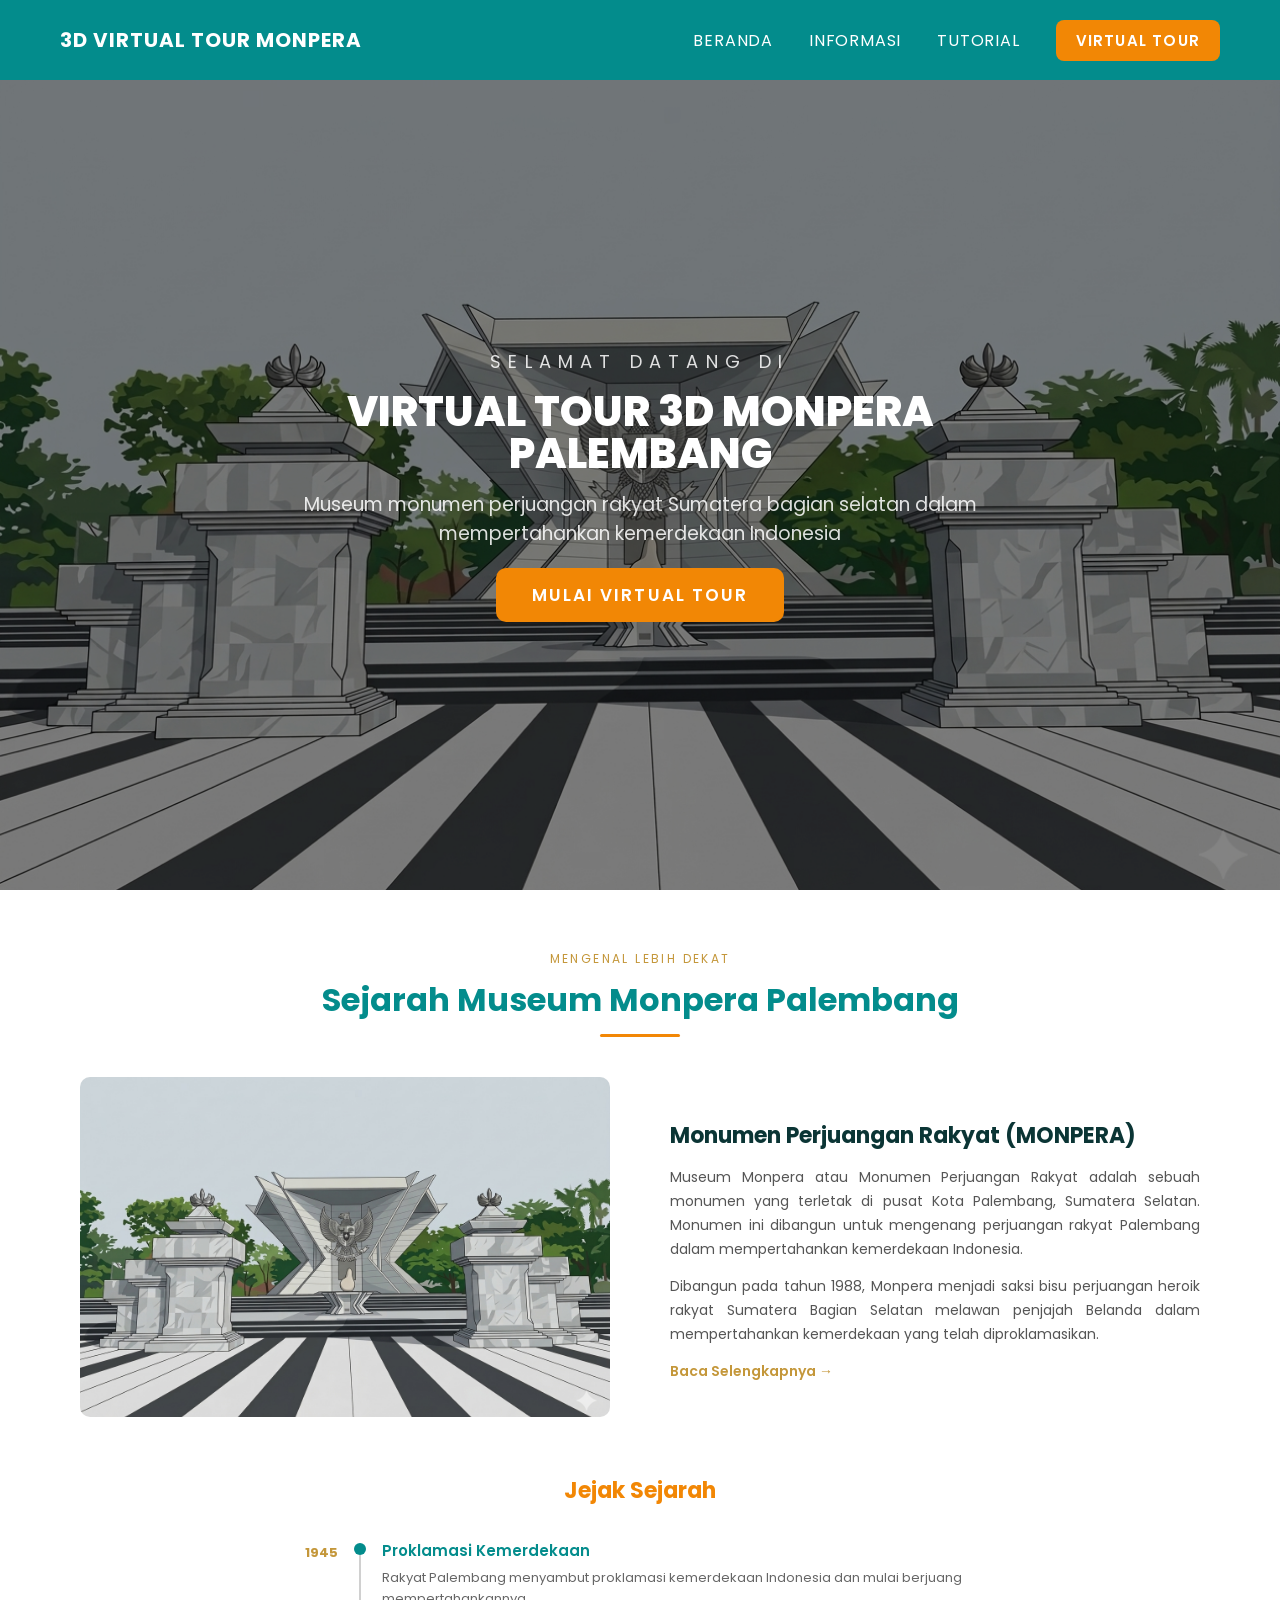
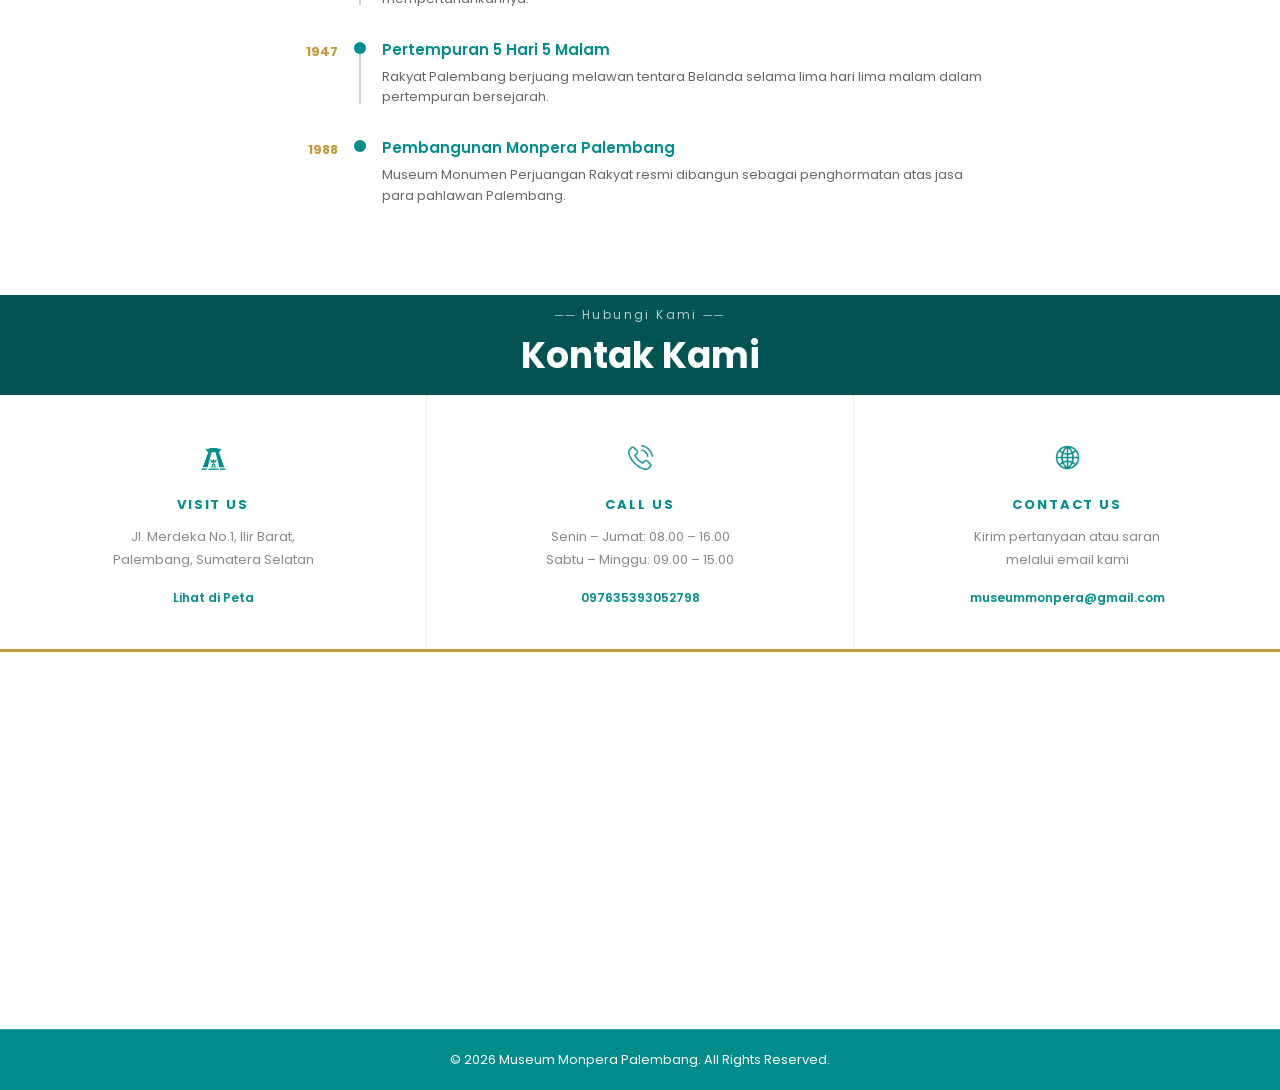
<file: index.html>
<!DOCTYPE html>
<html lang="id">
<head>
    <meta charset="UTF-8">
    <meta name="viewport" content="width=device-width, initial-scale=1.0">
    <title>3D Virtual Tour Monpera</title>
    <link rel="preconnect" href="https://fonts.googleapis.com">
    <link rel="preconnect" href="https://fonts.gstatic.com" crossorigin>
    <link href="https://fonts.googleapis.com/css2?family=Poppins:wght@300;400;500;600;700&display=swap" rel="stylesheet">
    <style>
        * { margin: 0; padding: 0; box-sizing: border-box; }
        body { font-family: 'Poppins', sans-serif; }
        a { text-decoration: none; }

        /* ── NAVBAR ── */
        .navbar {
            display: flex;
            justify-content: space-between;
            align-items: center;
            padding: 25px 60px;
            background: #038C8C;
            position: sticky;
            top: 0;
            z-index: 100;
        }
        .nav-logo {
            font-size: 20px;
            font-weight: bold;
            color: #fff;
            letter-spacing: 0.05em;
        }
        .nav-menu {
            list-style: none;
            display: flex;
            gap: 36px;
            align-items: center;
        }
        .nav-menu a {
            color: #fff;
            font-size: 16px;
            letter-spacing: 0.05em;
            transition: color 0.2s;
        }
        .nav-menu a:hover { color: #d0f0f0; }
        .nav-menu .btn-virtual {
            background: #F28705;
            color: #fff;
            padding: 10px 20px;
            border-radius: 8px;
            font-weight: 600;
            font-size: 15px;
            letter-spacing: 0.08em;
            transition: all 0.2s;
        }
        .nav-menu .btn-virtual:hover { background: #fff; color: #0b3535; }

        /* Hamburger */
        .nav-toggle {
            display: none;
            flex-direction: column;
            gap: 5px;
            cursor: pointer;
            padding: 4px;
        }
        .nav-toggle span {
            display: block;
            width: 24px;
            height: 2px;
            background: #fff;
            border-radius: 2px;
            transition: all 0.3s;
        }

        /* ── HERO ── */
        .hero {
            min-height: 90vh;
            display: flex;
            align-items: center;
            justify-content: center;
            text-align: center;
            padding: 85px 20px;
            position: relative;
            background-image: url('Foto/background web.png');
            background-size: cover;
            background-position: center;
            background-repeat: no-repeat;
        }
        .hero::before {
            content: '';
            position: absolute;
            inset: 0;
            background: rgba(0,0,0,0.45);
        }
        .hero-konten {
            max-width: 700px;
            position: relative;
            z-index: 1;
        }
        .hero-sub {
            font-size: 18px;
            letter-spacing: 0.4em;
            color: rgba(255,255,255,0.85);
            margin-bottom: 16px;
        }
        .hero-judul {
            font-size: 42px;
            font-weight: 800;
            line-height: 1;
            color: #fff;
            margin-bottom: 16px;
        }
        .hero-deskripsi {
            font-size: 19px;
            color: rgba(255,255,255,0.85);
            line-height: 1.5;
            margin-bottom: 20px;
        }
        .hero-tombol { display: flex; gap: 16px; justify-content: center; flex-wrap: wrap; }
        .btn-utama {
            background: #F28705;
            color: #fff;
            padding: 14px 36px;
            font-size: 17px;
            font-style:bold;
            letter-spacing: 0.12em;
            text-transform: uppercase;
            border-radius: 10px;
            font-weight: 600;
            transition: all 0.2s;
        }
        .btn-utama:hover { background: #d47400; }

        /* ── SEJARAH ── */
        .sejarah { padding: 60px 80px; background: #fff; }
        .section-header { text-align: center; margin-bottom: 40px; }
        .section-sub {
            font-size: 12px;
            letter-spacing: 0.2em;
            text-transform: uppercase;
            color: #c4973a;
            margin-bottom: 8px;
        }
        .section-judul { font-size: 32px; font-weight: 700; color: #038C8C; margin-bottom: 10px; }
        .garis { width: 80px; height: 3px; background: #F28705; margin: 0 auto; border-radius: 3px; }

        .sejarah-konten { display: flex; gap: 60px; align-items: center; margin-bottom: 50px; }
        .sejarah-foto { flex: 1; }
        .sejarah-foto img { width: 100%; border-radius: 10px; object-fit: cover; height: 340px; }
        .sejarah-teks { flex: 1; display: flex; flex-direction: column; gap: 14px; }
        .sejarah-teks h3 { font-size: 22px; font-weight: 700; color: #0b3535; }
        .sejarah-teks p { font-size: 14px; color: #555; line-height: 1.7; text-align: justify; }
        .btn-sejarah { display: inline-block; color: #c4973a; font-weight: 600; font-size: 14px; transition: color 0.2s; }
        .btn-sejarah:hover { color: #038C8C; }

        /* Timeline */
        .section-timeline { max-width: 700px; margin: 0 auto; }
        .timeline-sub { font-size: 22px; font-weight: 700; color: #F28705; text-align: center; margin-bottom: 32px; }
        .timeline { display: flex; flex-direction: column; gap: 0; }
        .timeline-item { display: flex; gap: 16px; align-items: flex-start; margin-bottom: 0; }
        .timeline-tahun { min-width: 48px; font-size: 13px; font-weight: 700; color: #c4973a; text-align: right; padding-top: 4px; }
        .timeline-garis { display: flex; flex-direction: column; align-items: center; }
        .timeline-garis::before { content: ''; width: 12px; height: 12px; border-radius: 50%; background: #038C8C; margin-top: 4px; flex-shrink: 0; }
        .timeline-garis::after { content: ''; width: 2px; flex: 1; background: #d0d0d0; min-height: 50px; }
        .timeline-item:last-child .timeline-garis::after { display: none; }
        .timeline-isi { padding-bottom: 28px; }
        .timeline-isi h3 { font-size: 15px; font-weight: 600; color: #038c8c; margin-bottom: 6px; }
        .timeline-isi p { font-size: 13px; color: #666; line-height: 1.6; }

        /* ── KONTAK ── */
        .kontak { background: #fff; }
        .kontak-hero {
            position: relative;
            height: 100px;
            display: flex;
            align-items: center;
            justify-content: center;
            text-align: center;
            background: #038C8C;
        }
        .kontak-hero-overlay { position: absolute; inset: 0; background: rgba(0,0,0,0.4); }
        .kontak-hero-isi { position: relative; z-index: 1; color: #fff; }
        .kontak-sub { font-size: 12px; letter-spacing: 0.2em; color: rgba(255,255,255,0.7); margin-bottom: 4px; }
        .kontak-judul { font-size: 36px; font-weight: 700; }

        .kontak-cards { display: flex; }
        .kontak-card { flex: 1; padding: 40px 24px; text-align: center; border-right: 1px solid #eee; transition: background 0.2s; }
        .kontak-card:last-child { border-right: none; }
        .kontak-card:hover { background: #f9f5ef; }
        .card-ikon { font-size: 32px; margin-bottom: 12px; }
        .kontak-card h4 { font-size: 13px; font-weight: 700; color: #038c8c; letter-spacing: 0.15em; margin-bottom: 10px; }
        .kontak-card p { font-size: 13px; color: #888; line-height: 1.8; margin-bottom: 12px; }
        .card-link { font-size: 12px; font-weight: 600; color: #038C8C; transition: color 0.2s; }
        .card-link:hover { color: #0b3535; }

        .kontak-peta { width: 100%; height: 380px; border-top: 3px solid #c4973a; }
        .kontak-peta iframe { width: 100%; height: 100%; border: none; display: block; }

        /* ── FOOTER ── */
        .footer {
            background: #038C8C;
            color: #fff;
            text-align: center;
            padding: 20px 40px;
            font-size: 13px;
            border-top: 1px solid rgba(255,255,255,0.2);
        }

        /* ══════════════════════════════
           MOBILE RESPONSIVE ≤ 768px
        ══════════════════════════════ */
        @media (max-width: 768px) {
    .navbar { padding: 14px 20px; position: relative; }
    .nav-logo { font-size: 15px; }
    .nav-toggle { display: flex; }

    .nav-menu {
        display: none;
        flex-direction: column;
        gap: 0;
        position: absolute;       /* ← posisi absolut */
        top: 52px;                /* ← tepat di bawah navbar */
        right: 16px;              /* ← muncul dari kanan */
        width: 160px;             /* ← lebar kecil */
        background: #027474;
        border-radius: 8px;
        overflow: hidden;
        box-shadow: 0 4px 16px rgba(0,0,0,0.2);
        z-index: 200;
    }
    .nav-menu.open { display: flex; }
    .nav-menu li { width: 100%; }
    .nav-menu a {
        display: block;
        padding: 10px 16px;       /* ← padding lebih kecil */
        border-bottom: 1px solid rgba(255,255,255,0.1);
        font-size: 12px;          /* ← teks lebih kecil */
    }
    .nav-menu .btn-virtual {
        background: #F28705;
        border-radius: 0;
        padding: 10px 16px;
        border-bottom: none;
        font-size: 12px;
    }

            /* Hero */
            .hero { padding: 60px 24px; min-height: 85vh; }
            .hero-sub { font-size: 11px; letter-spacing: 0.25em; }
            .hero-judul { font-size: 28px; line-height: 1.2; margin-bottom: 14px; }
            .hero-deskripsi { font-size: 13px; }
            .btn-utama { padding: 12px 28px; font-size: 12px; width: 100%; text-align: center; }

            /* Sejarah */
            .sejarah { padding: 40px 20px; }
            .section-judul { font-size: 24px; }
            .sejarah-konten { flex-direction: column; gap: 24px; margin-bottom: 36px; }
            .sejarah-foto img { height: 220px; }
            .sejarah-teks h3 { font-size: 18px; }
            .sejarah-teks p { font-size: 13px; }

            /* Timeline */
            .timeline-sub { font-size: 18px; }
            .timeline-item { gap: 10px; }
            .timeline-tahun { min-width: 40px; font-size: 12px; }
            .timeline-isi h3 { font-size: 14px; }
            .timeline-isi p { font-size: 12px; }

            /* Kontak */
            .kontak-judul { font-size: 26px; }
            .kontak-cards { flex-direction: column; }
            .kontak-card { border-right: none; border-bottom: 1px solid #eee; padding: 20px 20px; }
            .kontak-card:last-child { border-bottom: none; }
            .kontak-peta { height: 280px; }

            /* Footer */
            .footer { padding: 16px 20px; font-size: 12px; }
        }
    </style>
</head>
<body>

    <nav class="navbar">
        <div class="nav-logo">3D VIRTUAL TOUR MONPERA</div>
        <div class="nav-toggle" onclick="toggleMenu()" aria-label="Menu">
            <span></span><span></span><span></span>
        </div>
        <ul class="nav-menu" id="nav-menu">
            <li><a href="HomePage.html">BERANDA</a></li>
            <li><a href="sejarah.html">INFORMASI</a></li>
            <li><a href="Tutorial.html">TUTORIAL</a></li>
            <li><a href="Index.html" class="btn-virtual">VIRTUAL TOUR</a></li>
        </ul>
    </nav>

    <section class="hero">
        <div class="hero-konten">
            <p class="hero-sub">SELAMAT DATANG DI</p>
            <h1 class="hero-judul">VIRTUAL TOUR 3D MONPERA PALEMBANG</h1>
            <p class="hero-deskripsi">Museum monumen perjuangan rakyat Sumatera bagian selatan dalam mempertahankan kemerdekaan Indonesia</p>
            <div class="hero-tombol">
                <a href="Index.html" class="btn-utama">Mulai Virtual Tour</a>
            </div>
        </div>
    </section>

    <section class="sejarah" id="sejarah">
        <div class="section-header">
            <p class="section-sub">Mengenal Lebih Dekat</p>
            <h2 class="section-judul">Sejarah Museum Monpera Palembang</h2>
            <div class="garis"></div>
        </div>

        <div class="sejarah-konten">
            <div class="sejarah-foto">
                <img src="Foto/background web.png" alt="Museum Monpera">
            </div>
            <div class="sejarah-teks">
                <h3>Monumen Perjuangan Rakyat (MONPERA)</h3>
                <p>Museum Monpera atau Monumen Perjuangan Rakyat adalah sebuah monumen yang terletak di pusat Kota Palembang, Sumatera Selatan. Monumen ini dibangun untuk mengenang perjuangan rakyat Palembang dalam mempertahankan kemerdekaan Indonesia.</p>
                <p>Dibangun pada tahun 1988, Monpera menjadi saksi bisu perjuangan heroik rakyat Sumatera Bagian Selatan melawan penjajah Belanda dalam mempertahankan kemerdekaan yang telah diproklamasikan.</p>
                <a href="sejarah.html" class="btn-sejarah">Baca Selengkapnya →</a>
            </div>
        </div>

        <div class="section-timeline">
            <h3 class="timeline-sub">Jejak Sejarah</h3>
            <div class="timeline">
                <div class="timeline-item">
                    <div class="timeline-tahun">1945</div>
                    <div class="timeline-garis"></div>
                    <div class="timeline-isi">
                        <h3>Proklamasi Kemerdekaan</h3>
                        <p>Rakyat Palembang menyambut proklamasi kemerdekaan Indonesia dan mulai berjuang mempertahankannya.</p>
                    </div>
                </div>
                <div class="timeline-item">
                    <div class="timeline-tahun">1947</div>
                    <div class="timeline-garis"></div>
                    <div class="timeline-isi">
                        <h3>Pertempuran 5 Hari 5 Malam</h3>
                        <p>Rakyat Palembang berjuang melawan tentara Belanda selama lima hari lima malam dalam pertempuran bersejarah.</p>
                    </div>
                </div>
                <div class="timeline-item">
                    <div class="timeline-tahun">1988</div>
                    <div class="timeline-garis"></div>
                    <div class="timeline-isi">
                        <h3>Pembangunan Monpera Palembang</h3>
                        <p>Museum Monumen Perjuangan Rakyat resmi dibangun sebagai penghormatan atas jasa para pahlawan Palembang.</p>
                    </div>
                </div>
            </div>
        </div>
    </section>

    <section class="kontak" id="kontak">
        <div class="kontak-hero">
            <div class="kontak-hero-overlay"></div>
            <div class="kontak-hero-isi">
                <p class="kontak-sub">── Hubungi Kami ──</p>
                <h2 class="kontak-judul">Kontak Kami</h2>
            </div>
        </div>

        <div class="kontak-cards">
            <div class="kontak-card">
                <div class="card-ikon"><img width="25px" src="Foto/Layer 0.png" alt=""></div>
                <h4>VISIT US</h4>
                <p>Jl. Merdeka No.1, Ilir Barat,<br>Palembang, Sumatera Selatan</p>
                <a href="#peta" class="card-link">Lihat di Peta</a>
            </div>
            <div class="kontak-card">
                <div class="card-ikon"> <img width="25px" src="Foto/phone-call.png" alt=""></div>
                <h4>CALL US</h4>
                <p>Senin – Jumat: 08.00 – 16.00<br>Sabtu – Minggu: 09.00 – 15.00</p>
                <a href="tel:097635393052798" class="card-link">097635393052798</a>
            </div>
            <div class="kontak-card">
                <div class="card-ikon"> <img width="25px" src="Foto/social.png" alt=""></div>
                <h4>CONTACT US</h4>
                <p>Kirim pertanyaan atau saran<br>melalui email kami</p>
                <a href="mailto:museummonpera@gmail.com" class="card-link">museummonpera@gmail.com</a>
            </div>
        </div>

        <div class="kontak-peta" id="peta">
            <iframe
                src="https://www.google.com/maps/embed?pb=!1m18!1m12!1m3!1d4285.293002860978!2d104.7579511249705!3d-2.989489296986548!2m3!1f0!2f0!3f0!3m2!1i1024!2i768!4f13.1!3m3!1m2!1s0x2e3b76045e8b0a09%3A0xeb05bba1e8afab33!2sMonumen%20Perjuangan%20Rakyat!5e1!3m2!1sid!2sid!4v1781121083498!5m2!1sid!2sid" width="600" height="450" style="border:0;" allowfullscreen="" loading="lazy" referrerpolicy="no-referrer-when-downgrade">
            </iframe>
        </div>
    </section>

    <footer class="footer">
        <p>© 2026 Museum Monpera Palembang. All Rights Reserved.</p>
    </footer>

    <script>
        function toggleMenu() {
            document.getElementById('nav-menu').classList.toggle('open');
        }
        // Tutup menu saat klik link
        document.querySelectorAll('.nav-menu a').forEach(function(link) {
            link.addEventListener('click', function() {
                document.getElementById('nav-menu').classList.remove('open');
            });
        });
    </script>
</body>
</html>
</file>
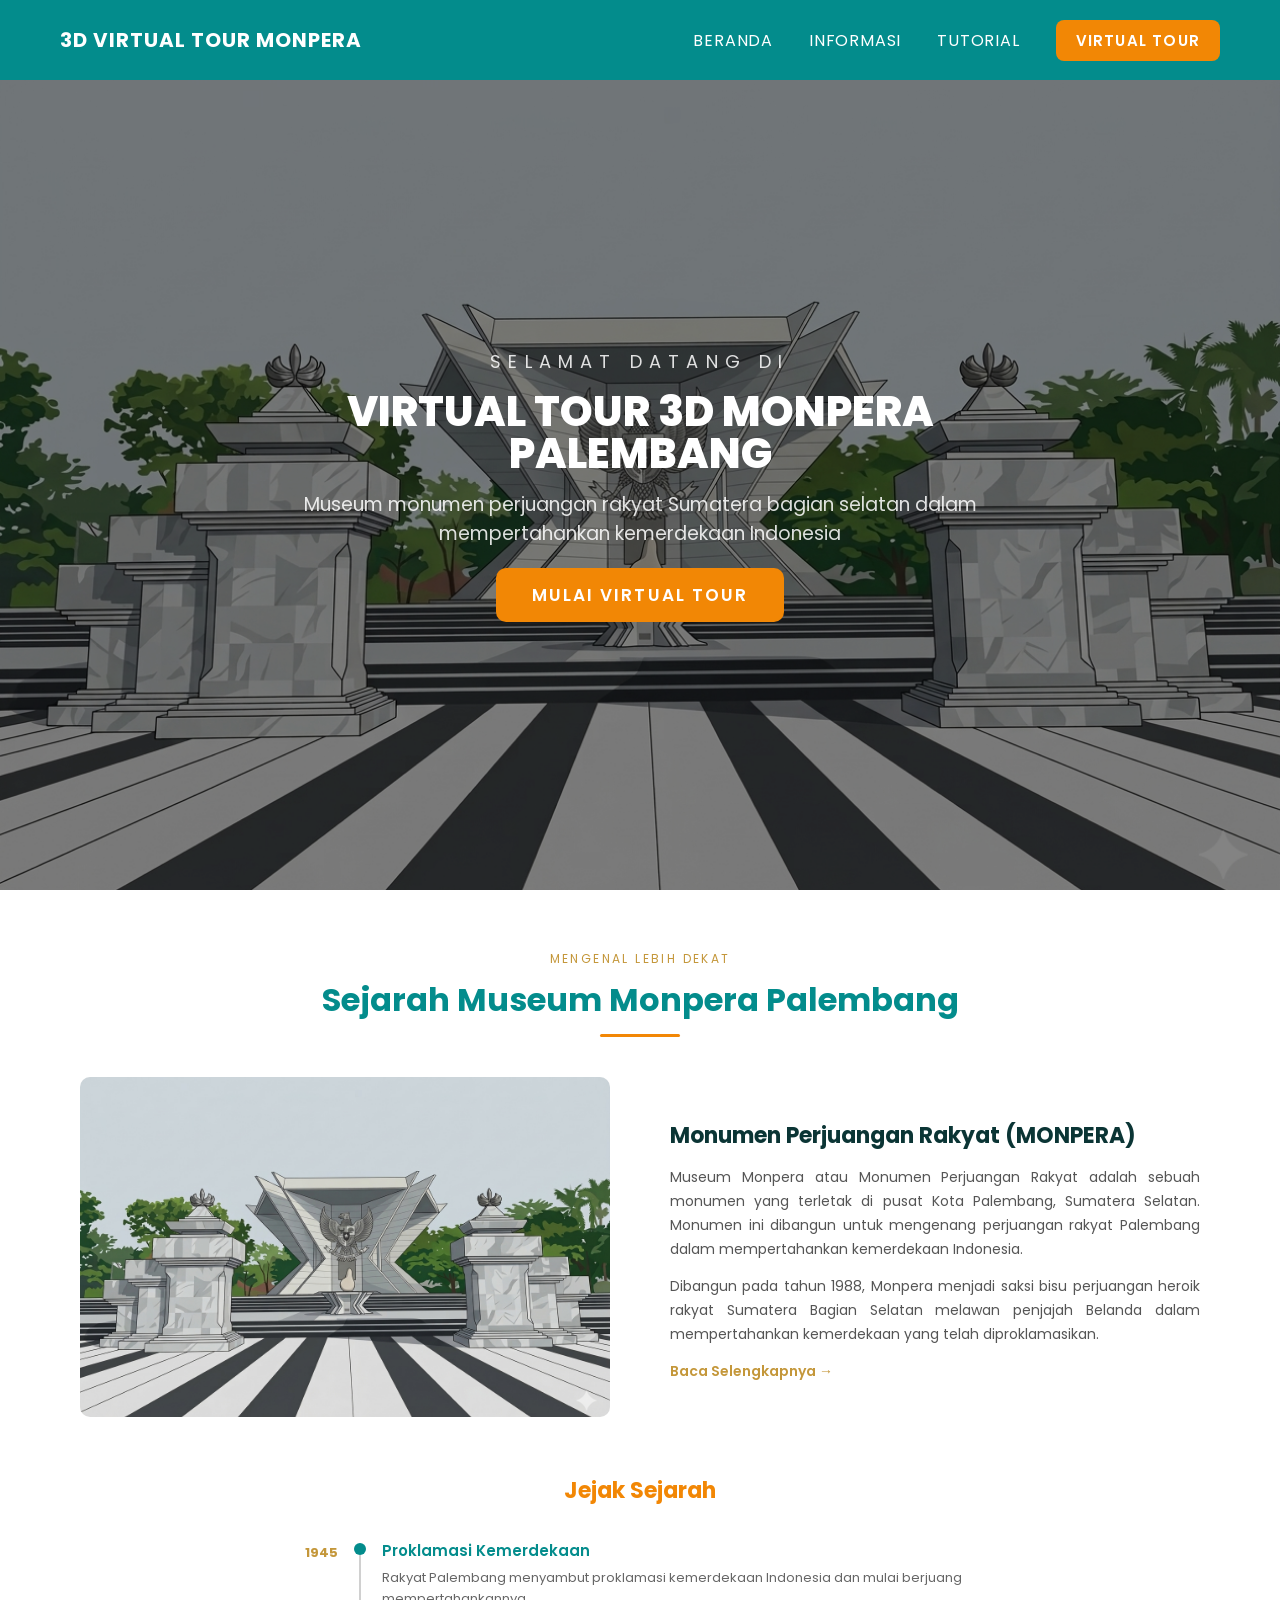
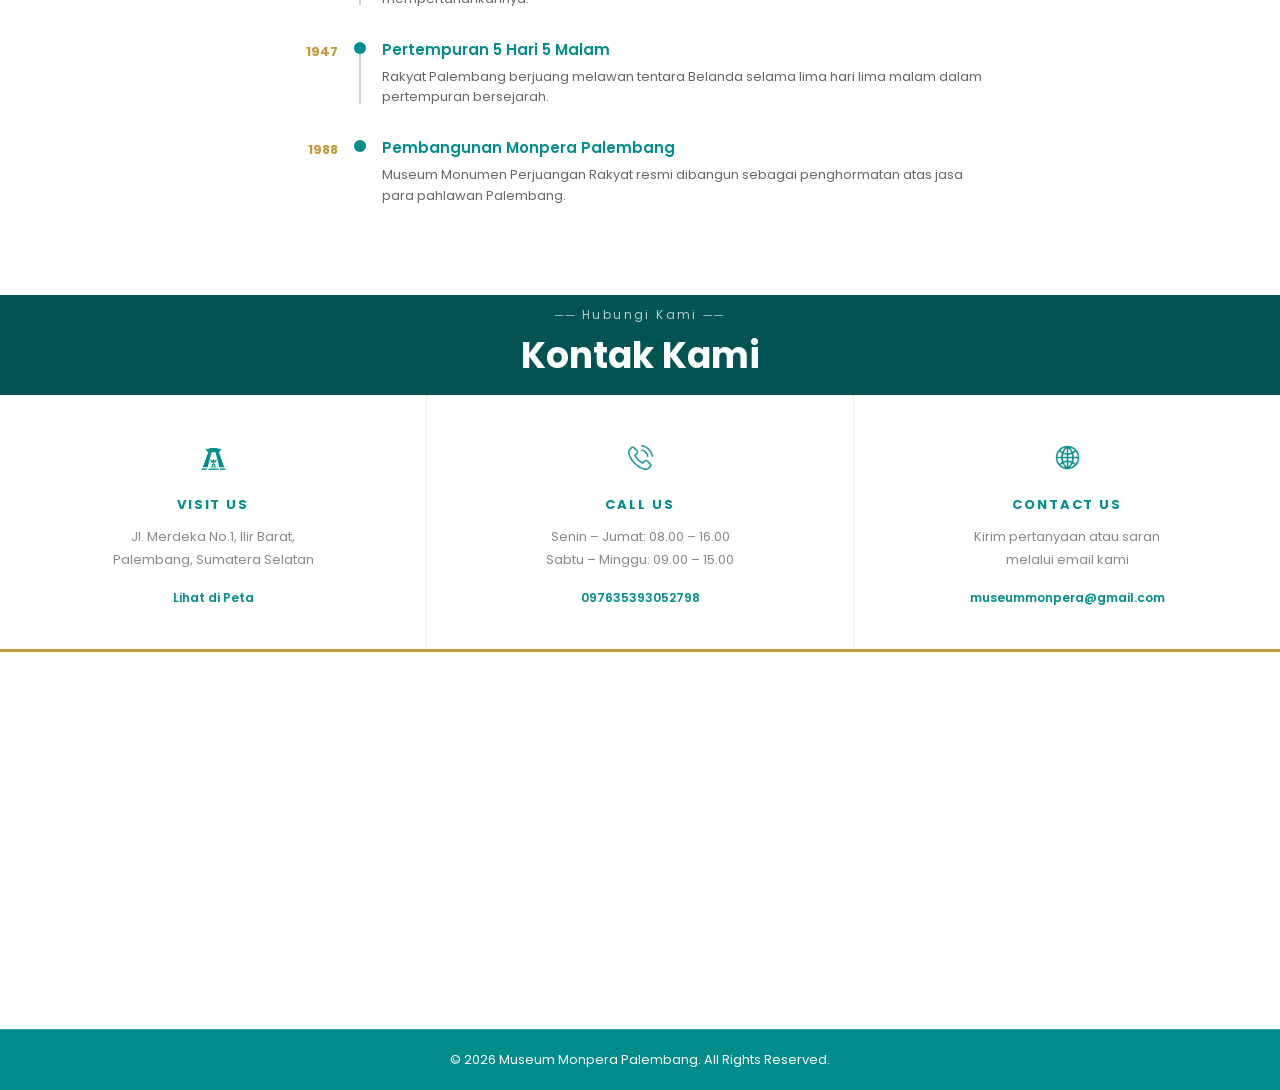
<file: HomePage.html>
<!DOCTYPE html>
<html lang="id">
<head>
    <meta charset="UTF-8">
    <meta name="viewport" content="width=device-width, initial-scale=1.0">
    <title>3D Virtual Tour Monpera</title>
    <link rel="preconnect" href="https://fonts.googleapis.com">
    <link rel="preconnect" href="https://fonts.gstatic.com" crossorigin>
    <link href="https://fonts.googleapis.com/css2?family=Poppins:wght@300;400;500;600;700&display=swap" rel="stylesheet">
    <style>
        * { margin: 0; padding: 0; box-sizing: border-box; }
        body { font-family: 'Poppins', sans-serif; }
        a { text-decoration: none; }

        /* ── NAVBAR ── */
        .navbar {
            display: flex;
            justify-content: space-between;
            align-items: center;
            padding: 25px 60px;
            background: #038C8C;
            position: sticky;
            top: 0;
            z-index: 100;
        }
        .nav-logo {
            font-size: 20px;
            font-weight: bold;
            color: #fff;
            letter-spacing: 0.05em;
        }
        .nav-menu {
            list-style: none;
            display: flex;
            gap: 36px;
            align-items: center;
        }
        .nav-menu a {
            color: #fff;
            font-size: 16px;
            letter-spacing: 0.05em;
            transition: color 0.2s;
        }
        .nav-menu a:hover { color: #d0f0f0; }
        .nav-menu .btn-virtual {
            background: #F28705;
            color: #fff;
            padding: 10px 20px;
            border-radius: 8px;
            font-weight: 600;
            font-size: 15px;
            letter-spacing: 0.08em;
            transition: all 0.2s;
        }
        .nav-menu .btn-virtual:hover { background: #fff; color: #0b3535; }

        /* Hamburger */
        .nav-toggle {
            display: none;
            flex-direction: column;
            gap: 5px;
            cursor: pointer;
            padding: 4px;
        }
        .nav-toggle span {
            display: block;
            width: 24px;
            height: 2px;
            background: #fff;
            border-radius: 2px;
            transition: all 0.3s;
        }

        /* ── HERO ── */
        .hero {
            min-height: 90vh;
            display: flex;
            align-items: center;
            justify-content: center;
            text-align: center;
            padding: 85px 20px;
            position: relative;
            background-image: url('Foto/background web.png');
            background-size: cover;
            background-position: center;
            background-repeat: no-repeat;
        }
        .hero::before {
            content: '';
            position: absolute;
            inset: 0;
            background: rgba(0,0,0,0.45);
        }
        .hero-konten {
            max-width: 700px;
            position: relative;
            z-index: 1;
        }
        .hero-sub {
            font-size: 18px;
            letter-spacing: 0.4em;
            color: rgba(255,255,255,0.85);
            margin-bottom: 16px;
        }
        .hero-judul {
            font-size: 42px;
            font-weight: 800;
            line-height: 1;
            color: #fff;
            margin-bottom: 16px;
        }
        .hero-deskripsi {
            font-size: 19px;
            color: rgba(255,255,255,0.85);
            line-height: 1.5;
            margin-bottom: 20px;
        }
        .hero-tombol { display: flex; gap: 16px; justify-content: center; flex-wrap: wrap; }
        .btn-utama {
            background: #F28705;
            color: #fff;
            padding: 14px 36px;
            font-size: 17px;
            font-style:bold;
            letter-spacing: 0.12em;
            text-transform: uppercase;
            border-radius: 10px;
            font-weight: 600;
            transition: all 0.2s;
        }
        .btn-utama:hover { background: #d47400; }

        /* ── SEJARAH ── */
        .sejarah { padding: 60px 80px; background: #fff; }
        .section-header { text-align: center; margin-bottom: 40px; }
        .section-sub {
            font-size: 12px;
            letter-spacing: 0.2em;
            text-transform: uppercase;
            color: #c4973a;
            margin-bottom: 8px;
        }
        .section-judul { font-size: 32px; font-weight: 700; color: #038C8C; margin-bottom: 10px; }
        .garis { width: 80px; height: 3px; background: #F28705; margin: 0 auto; border-radius: 3px; }

        .sejarah-konten { display: flex; gap: 60px; align-items: center; margin-bottom: 50px; }
        .sejarah-foto { flex: 1; }
        .sejarah-foto img { width: 100%; border-radius: 10px; object-fit: cover; height: 340px; }
        .sejarah-teks { flex: 1; display: flex; flex-direction: column; gap: 14px; }
        .sejarah-teks h3 { font-size: 22px; font-weight: 700; color: #0b3535; }
        .sejarah-teks p { font-size: 14px; color: #555; line-height: 1.7; text-align: justify; }
        .btn-sejarah { display: inline-block; color: #c4973a; font-weight: 600; font-size: 14px; transition: color 0.2s; }
        .btn-sejarah:hover { color: #038C8C; }

        /* Timeline */
        .section-timeline { max-width: 700px; margin: 0 auto; }
        .timeline-sub { font-size: 22px; font-weight: 700; color: #F28705; text-align: center; margin-bottom: 32px; }
        .timeline { display: flex; flex-direction: column; gap: 0; }
        .timeline-item { display: flex; gap: 16px; align-items: flex-start; margin-bottom: 0; }
        .timeline-tahun { min-width: 48px; font-size: 13px; font-weight: 700; color: #c4973a; text-align: right; padding-top: 4px; }
        .timeline-garis { display: flex; flex-direction: column; align-items: center; }
        .timeline-garis::before { content: ''; width: 12px; height: 12px; border-radius: 50%; background: #038C8C; margin-top: 4px; flex-shrink: 0; }
        .timeline-garis::after { content: ''; width: 2px; flex: 1; background: #d0d0d0; min-height: 50px; }
        .timeline-item:last-child .timeline-garis::after { display: none; }
        .timeline-isi { padding-bottom: 28px; }
        .timeline-isi h3 { font-size: 15px; font-weight: 600; color: #038c8c; margin-bottom: 6px; }
        .timeline-isi p { font-size: 13px; color: #666; line-height: 1.6; }

        /* ── KONTAK ── */
        .kontak { background: #fff; }
        .kontak-hero {
            position: relative;
            height: 100px;
            display: flex;
            align-items: center;
            justify-content: center;
            text-align: center;
            background: #038C8C;
        }
        .kontak-hero-overlay { position: absolute; inset: 0; background: rgba(0,0,0,0.4); }
        .kontak-hero-isi { position: relative; z-index: 1; color: #fff; }
        .kontak-sub { font-size: 12px; letter-spacing: 0.2em; color: rgba(255,255,255,0.7); margin-bottom: 4px; }
        .kontak-judul { font-size: 36px; font-weight: 700; }

        .kontak-cards { display: flex; }
        .kontak-card { flex: 1; padding: 40px 24px; text-align: center; border-right: 1px solid #eee; transition: background 0.2s; }
        .kontak-card:last-child { border-right: none; }
        .kontak-card:hover { background: #f9f5ef; }
        .card-ikon { font-size: 32px; margin-bottom: 12px; }
        .kontak-card h4 { font-size: 13px; font-weight: 700; color: #038c8c; letter-spacing: 0.15em; margin-bottom: 10px; }
        .kontak-card p { font-size: 13px; color: #888; line-height: 1.8; margin-bottom: 12px; }
        .card-link { font-size: 12px; font-weight: 600; color: #038C8C; transition: color 0.2s; }
        .card-link:hover { color: #0b3535; }

        .kontak-peta { width: 100%; height: 380px; border-top: 3px solid #c4973a; }
        .kontak-peta iframe { width: 100%; height: 100%; border: none; display: block; }

        /* ── FOOTER ── */
        .footer {
            background: #038C8C;
            color: #fff;
            text-align: center;
            padding: 20px 40px;
            font-size: 13px;
            border-top: 1px solid rgba(255,255,255,0.2);
        }

        /* ══════════════════════════════
           MOBILE RESPONSIVE ≤ 768px
        ══════════════════════════════ */
        @media (max-width: 768px) {
    .navbar { padding: 14px 20px; position: relative; }
    .nav-logo { font-size: 15px; }
    .nav-toggle { display: flex; }

    .nav-menu {
        display: none;
        flex-direction: column;
        gap: 0;
        position: absolute;       /* ← posisi absolut */
        top: 52px;                /* ← tepat di bawah navbar */
        right: 16px;              /* ← muncul dari kanan */
        width: 160px;             /* ← lebar kecil */
        background: #027474;
        border-radius: 8px;
        overflow: hidden;
        box-shadow: 0 4px 16px rgba(0,0,0,0.2);
        z-index: 200;
    }
    .nav-menu.open { display: flex; }
    .nav-menu li { width: 100%; }
    .nav-menu a {
        display: block;
        padding: 10px 16px;       /* ← padding lebih kecil */
        border-bottom: 1px solid rgba(255,255,255,0.1);
        font-size: 12px;          /* ← teks lebih kecil */
    }
    .nav-menu .btn-virtual {
        background: #F28705;
        border-radius: 0;
        padding: 10px 16px;
        border-bottom: none;
        font-size: 12px;
    }

            /* Hero */
            .hero { padding: 60px 24px; min-height: 85vh; }
            .hero-sub { font-size: 11px; letter-spacing: 0.25em; }
            .hero-judul { font-size: 28px; line-height: 1.2; margin-bottom: 14px; }
            .hero-deskripsi { font-size: 13px; }
            .btn-utama { padding: 12px 28px; font-size: 12px; width: 100%; text-align: center; }

            /* Sejarah */
            .sejarah { padding: 40px 20px; }
            .section-judul { font-size: 24px; }
            .sejarah-konten { flex-direction: column; gap: 24px; margin-bottom: 36px; }
            .sejarah-foto img { height: 220px; }
            .sejarah-teks h3 { font-size: 18px; }
            .sejarah-teks p { font-size: 13px; }

            /* Timeline */
            .timeline-sub { font-size: 18px; }
            .timeline-item { gap: 10px; }
            .timeline-tahun { min-width: 40px; font-size: 12px; }
            .timeline-isi h3 { font-size: 14px; }
            .timeline-isi p { font-size: 12px; }

            /* Kontak */
            .kontak-judul { font-size: 26px; }
            .kontak-cards { flex-direction: column; }
            .kontak-card { border-right: none; border-bottom: 1px solid #eee; padding: 20px 20px; }
            .kontak-card:last-child { border-bottom: none; }
            .kontak-peta { height: 280px; }

            /* Footer */
            .footer { padding: 16px 20px; font-size: 12px; }
        }
    </style>
</head>
<body>

    <nav class="navbar">
        <div class="nav-logo">3D VIRTUAL TOUR MONPERA</div>
        <div class="nav-toggle" onclick="toggleMenu()" aria-label="Menu">
            <span></span><span></span><span></span>
        </div>
        <ul class="nav-menu" id="nav-menu">
            <li><a href="HomePage.html">BERANDA</a></li>
            <li><a href="sejarah.html">INFORMASI</a></li>
            <li><a href="Tutorial.html">TUTORIAL</a></li>
            <li><a href="Index.html" class="btn-virtual">VIRTUAL TOUR</a></li>
        </ul>
    </nav>

    <section class="hero">
        <div class="hero-konten">
            <p class="hero-sub">SELAMAT DATANG DI</p>
            <h1 class="hero-judul">VIRTUAL TOUR 3D MONPERA PALEMBANG</h1>
            <p class="hero-deskripsi">Museum monumen perjuangan rakyat Sumatera bagian selatan dalam mempertahankan kemerdekaan Indonesia</p>
            <div class="hero-tombol">
                <a href="Index.html" class="btn-utama">Mulai Virtual Tour</a>
            </div>
        </div>
    </section>

    <section class="sejarah" id="sejarah">
        <div class="section-header">
            <p class="section-sub">Mengenal Lebih Dekat</p>
            <h2 class="section-judul">Sejarah Museum Monpera Palembang</h2>
            <div class="garis"></div>
        </div>

        <div class="sejarah-konten">
            <div class="sejarah-foto">
                <img src="Foto/background web.png" alt="Museum Monpera">
            </div>
            <div class="sejarah-teks">
                <h3>Monumen Perjuangan Rakyat (MONPERA)</h3>
                <p>Museum Monpera atau Monumen Perjuangan Rakyat adalah sebuah monumen yang terletak di pusat Kota Palembang, Sumatera Selatan. Monumen ini dibangun untuk mengenang perjuangan rakyat Palembang dalam mempertahankan kemerdekaan Indonesia.</p>
                <p>Dibangun pada tahun 1988, Monpera menjadi saksi bisu perjuangan heroik rakyat Sumatera Bagian Selatan melawan penjajah Belanda dalam mempertahankan kemerdekaan yang telah diproklamasikan.</p>
                <a href="sejarah.html" class="btn-sejarah">Baca Selengkapnya →</a>
            </div>
        </div>

        <div class="section-timeline">
            <h3 class="timeline-sub">Jejak Sejarah</h3>
            <div class="timeline">
                <div class="timeline-item">
                    <div class="timeline-tahun">1945</div>
                    <div class="timeline-garis"></div>
                    <div class="timeline-isi">
                        <h3>Proklamasi Kemerdekaan</h3>
                        <p>Rakyat Palembang menyambut proklamasi kemerdekaan Indonesia dan mulai berjuang mempertahankannya.</p>
                    </div>
                </div>
                <div class="timeline-item">
                    <div class="timeline-tahun">1947</div>
                    <div class="timeline-garis"></div>
                    <div class="timeline-isi">
                        <h3>Pertempuran 5 Hari 5 Malam</h3>
                        <p>Rakyat Palembang berjuang melawan tentara Belanda selama lima hari lima malam dalam pertempuran bersejarah.</p>
                    </div>
                </div>
                <div class="timeline-item">
                    <div class="timeline-tahun">1988</div>
                    <div class="timeline-garis"></div>
                    <div class="timeline-isi">
                        <h3>Pembangunan Monpera Palembang</h3>
                        <p>Museum Monumen Perjuangan Rakyat resmi dibangun sebagai penghormatan atas jasa para pahlawan Palembang.</p>
                    </div>
                </div>
            </div>
        </div>
    </section>

    <section class="kontak" id="kontak">
        <div class="kontak-hero">
            <div class="kontak-hero-overlay"></div>
            <div class="kontak-hero-isi">
                <p class="kontak-sub">── Hubungi Kami ──</p>
                <h2 class="kontak-judul">Kontak Kami</h2>
            </div>
        </div>

        <div class="kontak-cards">
            <div class="kontak-card">
                <div class="card-ikon"><img width="25px" src="Foto/Layer 0.png" alt=""></div>
                <h4>VISIT US</h4>
                <p>Jl. Merdeka No.1, Ilir Barat,<br>Palembang, Sumatera Selatan</p>
                <a href="#peta" class="card-link">Lihat di Peta</a>
            </div>
            <div class="kontak-card">
                <div class="card-ikon"> <img width="25px" src="Foto/phone-call.png" alt=""></div>
                <h4>CALL US</h4>
                <p>Senin – Jumat: 08.00 – 16.00<br>Sabtu – Minggu: 09.00 – 15.00</p>
                <a href="tel:097635393052798" class="card-link">097635393052798</a>
            </div>
            <div class="kontak-card">
                <div class="card-ikon"> <img width="25px" src="Foto/social.png" alt=""></div>
                <h4>CONTACT US</h4>
                <p>Kirim pertanyaan atau saran<br>melalui email kami</p>
                <a href="mailto:museummonpera@gmail.com" class="card-link">museummonpera@gmail.com</a>
            </div>
        </div>

        <div class="kontak-peta" id="peta">
            <iframe
                src="https://www.google.com/maps/embed?pb=!1m18!1m12!1m3!1d4285.293002860978!2d104.7579511249705!3d-2.989489296986548!2m3!1f0!2f0!3f0!3m2!1i1024!2i768!4f13.1!3m3!1m2!1s0x2e3b76045e8b0a09%3A0xeb05bba1e8afab33!2sMonumen%20Perjuangan%20Rakyat!5e1!3m2!1sid!2sid!4v1781121083498!5m2!1sid!2sid" width="600" height="450" style="border:0;" allowfullscreen="" loading="lazy" referrerpolicy="no-referrer-when-downgrade">
            </iframe>
        </div>
    </section>

    <footer class="footer">
        <p>© 2026 Museum Monpera Palembang. All Rights Reserved.</p>
    </footer>

    <script>
        function toggleMenu() {
            document.getElementById('nav-menu').classList.toggle('open');
        }
        // Tutup menu saat klik link
        document.querySelectorAll('.nav-menu a').forEach(function(link) {
            link.addEventListener('click', function() {
                document.getElementById('nav-menu').classList.remove('open');
            });
        });
    </script>
</body>
</html>
</file>
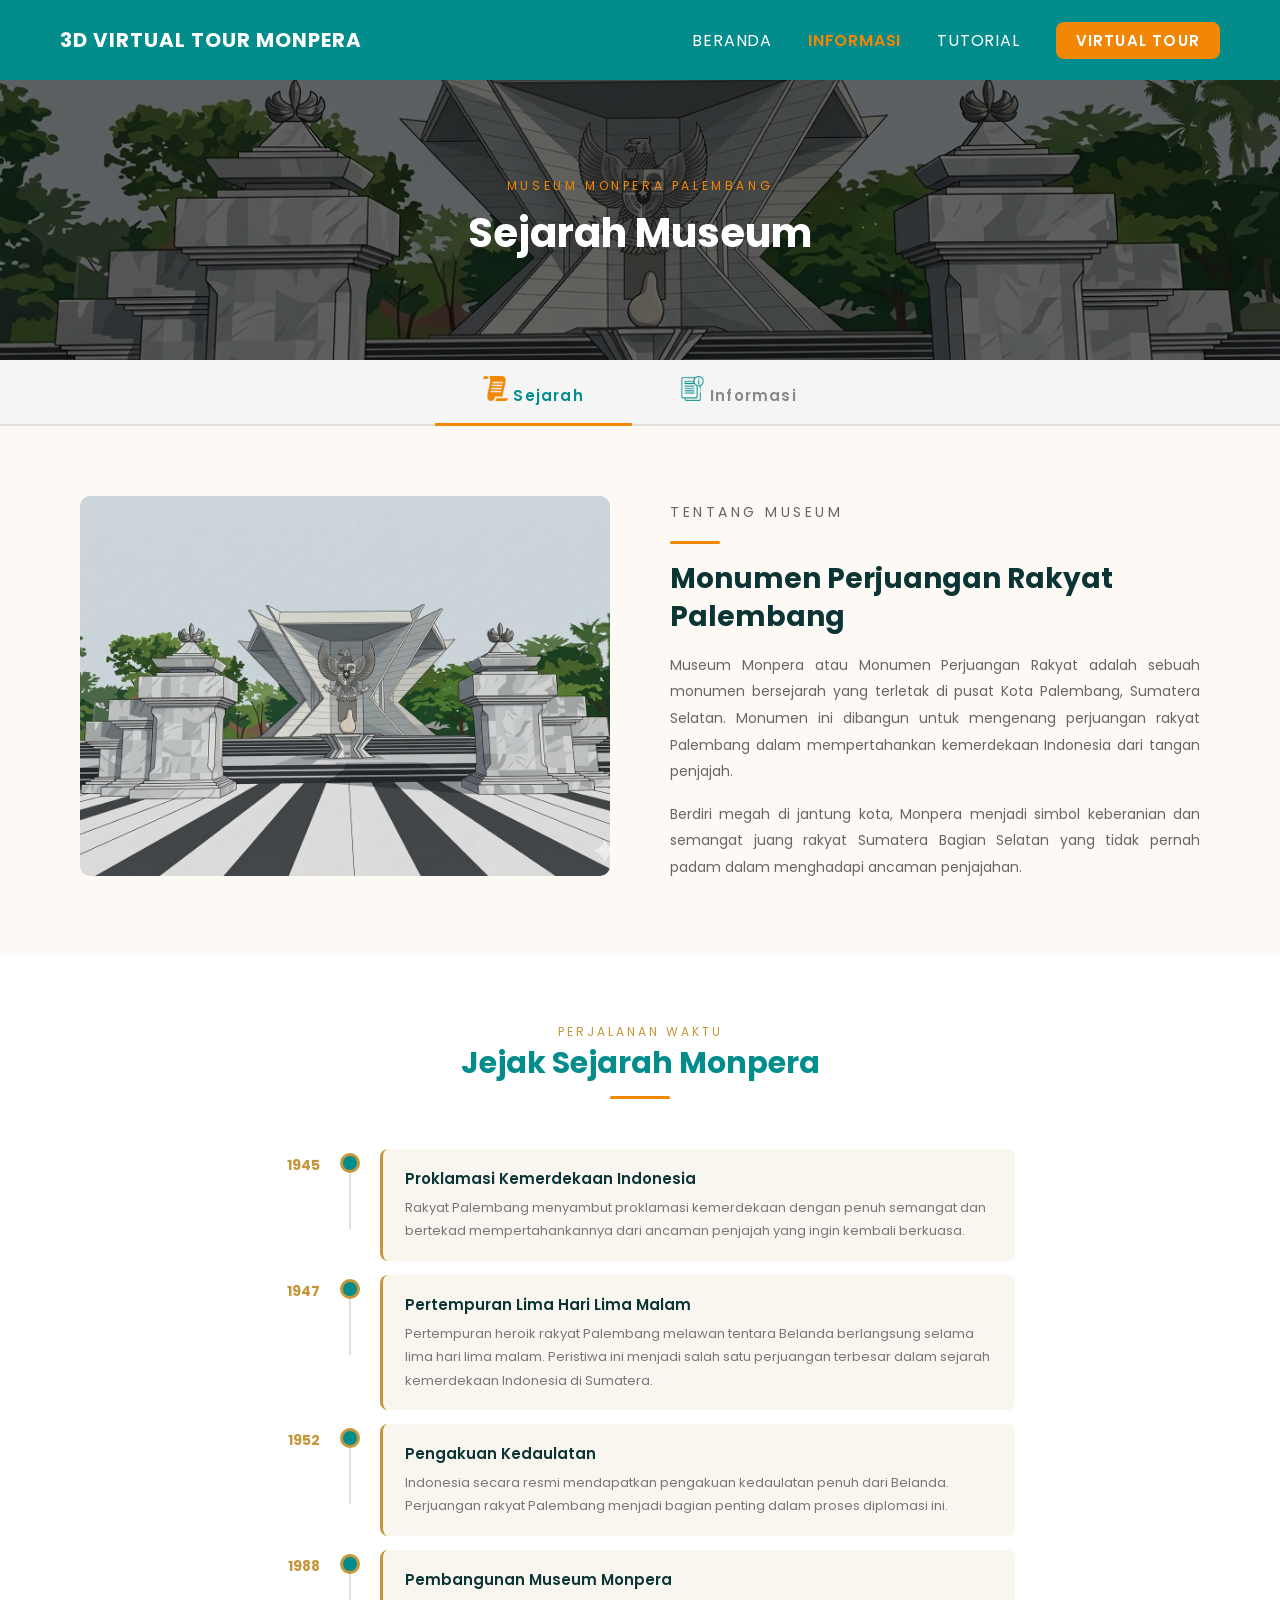
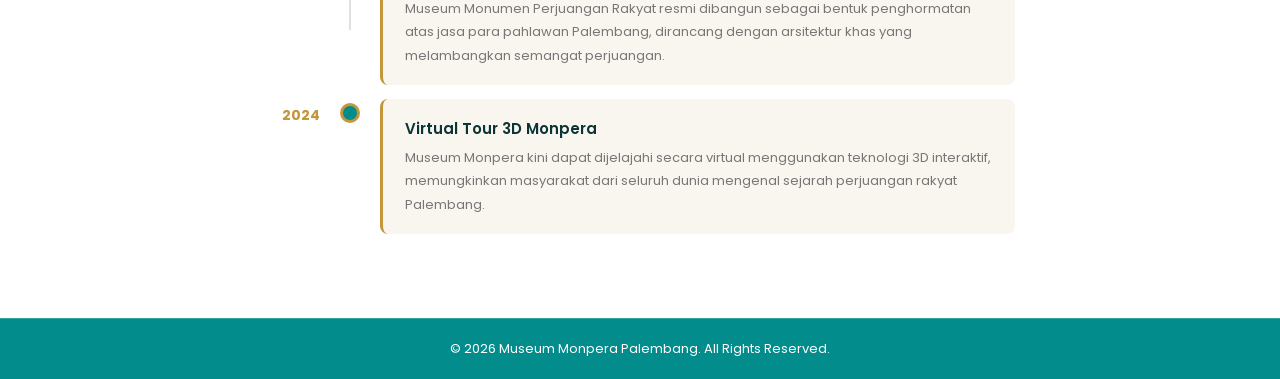
<file: sejarah.html>
<!DOCTYPE html>
<html lang="id">
<head>
  <meta charset="UTF-8">
  <meta name="viewport" content="width=device-width, initial-scale=1.0">
  <title>Sejarah - Museum Monpera Palembang</title>
  <link rel="preconnect" href="https://fonts.googleapis.com">
  <link rel="preconnect" href="https://fonts.gstatic.com" crossorigin>
  <link href="https://fonts.googleapis.com/css2?family=Poppins:wght@300;400;500;600;700&display=swap" rel="stylesheet">
  <style>
    * { margin: 0; padding: 0; box-sizing: border-box; }
    body { font-family: 'Poppins', sans-serif; background: #fff; color: #2c2c2c; }
    a { text-decoration: none; }

    /* ── NAVBAR ── */
    .navbar {
      display: flex;
      justify-content: space-between;
      align-items: center;
      padding: 25px 60px;
      background: #038C8C;
      position: sticky;
      top: 0;
      z-index: 100;
    }
    .nav-logo { font-size: 20px; font-weight: 700; color: #fff; letter-spacing: 0.05em; }
    .nav-menu { list-style: none; display: flex; gap: 36px; align-items: center; }
    .nav-menu a { color: #fff; font-size: 16px; letter-spacing: 0.05em; transition: color 0.2s; }
    .nav-menu a:hover { color: #d0f0f0; }
    .nav-menu a.aktif { color: #F28705; font-weight: 600; }
    .nav-menu .btn-virtual {
      background: #F28705; color: #fff; padding: 8px 20px;
      border-radius: 8px; font-weight: 600; font-size: 15px;
      letter-spacing: 0.08em; transition: all 0.2s;
    }
    .nav-menu .btn-virtual:hover { background: #fff; color: #0b3535; }
    .nav-toggle { display: none; flex-direction: column; gap: 5px; cursor: pointer; padding: 4px; }
    .nav-toggle span { display: block; width: 24px; height: 2px; background: #fff; border-radius: 2px; }

    /* ── TAB NAVIGASI ── */
    .tab-bar {
      display: flex;
      justify-content: center;
      gap: 0;
      background: #f5f5f5;
      border-bottom: 2px solid #e0e0e0;
    }
    .tab-btn {
      padding: 16px 48px;
      font-size: 15px;
      font-weight: 600;
      letter-spacing: 0.08em;
      color: #888;
      cursor: pointer;
      border-bottom: 3px solid transparent;
      margin-bottom: -2px;
      transition: all 0.2s;
      background: none;
      border-top: none;
      border-left: none;
      border-right: none;
      font-family: 'Poppins', sans-serif;
    }
    .tab-btn:hover { color: #038C8C; }
    .tab-btn.aktif { color: #038C8C; border-bottom-color: #F28705; }

    /* ── HERO ── */
    .hero-info {
      position: relative;
      height: 280px;
      display: flex;
      align-items: center;
      justify-content: center;
      text-align: center;
      background-image: url('Foto/background web.png');
      background-size: cover;
      background-position: center;
    }
    .hero-info::before {
      content: ''; position: absolute; inset: 0;
      background: rgba(0,0,0,0.55);
    }
    .hero-info-isi { position: relative; z-index: 1; color: #fff; }
    .hero-info-isi p { font-size: 12px; letter-spacing: 0.3em; color: #F28705; margin-bottom: 8px; text-transform: uppercase; }
    .hero-info-isi h1 { font-size: 40px; font-weight: 700; }
    .breadcrumb { font-size: 12px; color: rgba(255,255,255,0.5); margin-top: 10px; }
    .breadcrumb a { color: rgba(255,255,255,0.5); transition: color 0.2s; }
    .breadcrumb a:hover { color: #F28705; }

    /* ── KONTEN TAB ── */
    .tab-konten { display: none; }
    .tab-konten.aktif { display: block; }

    /* ══ TAB 1: SEJARAH ══ */
    .pengantar {
      display: flex; gap: 60px; align-items: center;
      padding: 70px 80px; background: #fdf9f5;
    }
    .pengantar-foto { flex: 1; }
    .pengantar-foto img { width: 100%; height: 380px; object-fit: cover; border-radius: 10px; }
    .pengantar-teks { flex: 1; display: flex; flex-direction: column; gap: 16px; }
    .section-sub { font-size: 12px; letter-spacing: 0.25em; text-transform: uppercase; color: #c4973a; }
    .garis { width: 50px; height: 3px; background: #F28705; border-radius: 2px; }
    .pengantar-teks h2 { font-size: 28px; font-weight: 700; color: #0b3535; line-height: 1.35; }
    .pengantar-teks p { font-size: 14px; color: #666; line-height: 1.9; text-align: justify; }

    .timeline-section { padding: 70px 80px; background: #fff; }
    .section-header { text-align: center; margin-bottom: 50px; }
    .section-judul { font-size: 30px; font-weight: 700; color: #038C8C; margin-bottom: 10px; }
    .section-garis { width: 60px; height: 3px; background: #F28705; margin: 0 auto; border-radius: 2px; }

    .timeline { max-width: 750px; margin: 0 auto; display: flex; flex-direction: column; }
    .timeline-item { display: flex; gap: 20px; align-items: flex-start; }
    .timeline-tahun { min-width: 55px; font-size: 14px; font-weight: 700; color: #c4973a; text-align: right; padding-top: 6px; }
    .timeline-connector { display: flex; flex-direction: column; align-items: center; }
    .timeline-connector::before {
      content: ''; width: 14px; height: 14px; border-radius: 50%;
      background: #038C8C; margin-top: 4px; flex-shrink: 0; border: 3px solid #c4973a;
    }
    .timeline-connector::after {
      content: ''; width: 2px; flex: 1; background: #e0e0e0; min-height: 56px;
    }
    .timeline-item:last-child .timeline-connector::after { display: none; }
    .timeline-isi {
      flex: 1; background: #f9f5ef; border-radius: 8px;
      padding: 18px 22px; margin-bottom: 14px; border-left: 3px solid #c4973a;
    }
    .timeline-isi h4 { font-size: 15px; font-weight: 600; color: #0b3535; margin-bottom: 6px; }
    .timeline-isi p { font-size: 13px; color: #777; line-height: 1.8; }

    /* ══ TAB 2: INFORMASI ══ */
    .info-section { padding: 70px 80px; background: #fdf9f5; }
    .info-grid { display: grid; grid-template-columns: 1fr 1fr; gap: 28px; margin-bottom: 50px; }
    .info-card {
      background: #fff; border-radius: 12px; padding: 32px 28px;
      box-shadow: 0 2px 16px rgba(0,0,0,0.07); border-top: 3px solid #038C8C;
      transition: transform 0.2s, box-shadow 0.2s;
    }
    .info-card:hover { transform: translateY(-3px); box-shadow: 0 6px 24px rgba(0,0,0,0.1); }
    .info-card .ikon { font-size: 36px; margin-bottom: 14px; }
    .info-card h3 { font-size: 16px; font-weight: 700; color: #0b3535; letter-spacing: 0.08em; margin-bottom: 10px; }
    .info-card p { font-size: 13px; color: #666; line-height: 1.8; }
    .info-card a { color: #038C8C; font-weight: 600; font-size: 13px; transition: color 0.2s; }
    .info-card a:hover { color: #F28705; }

    /* Naungan */
    .naungan-section { padding: 0 80px 70px; background: #fdf9f5; }
    .naungan-header { text-align: center; margin-bottom: 36px; }
    .naungan-header h2 { font-size: 26px; font-weight: 700; color: #038C8C; margin-bottom: 8px; }
    .naungan-header p { font-size: 14px; color: #888; }
    .naungan-cards { display: flex; gap: 24px; }
    .naungan-card {
      flex: 1; background: #fff; border-radius: 12px; padding: 28px 24px; text-align: center;
      box-shadow: 0 2px 14px rgba(0,0,0,0.07); border-bottom: 3px solid #F28705;
    }
    .naungan-card .ikon { font-size: 42px; margin-bottom: 12px; }
    .naungan-card h4 { font-size: 15px; font-weight: 700; color: #0b3535; margin-bottom: 8px; }
    .naungan-card p { font-size: 14px; color: #888; line-height: 1.7; }

    /* Jam Operasional */
    .jam-section { padding: 0 80px 70px; background: #fdf9f5; }
    .jam-judul { font-size: 20px; font-weight: 700; color: #0b3535; margin-bottom: 20px; text-align: center; }
    .jam-table { max-width: 500px; margin: 0 auto; border-collapse: collapse; width: 100%; }
    .jam-table tr { border-bottom: 1px solid #eee; }
    .jam-table td { padding: 12px 16px; font-size: 14px; color: #555; }
    .jam-table td:first-child { font-weight: 600; color: #0b3535; }
    .jam-table td:last-child { text-align: right; color: #038C8C; font-weight: 500; }
    .jam-table tr:last-child { border-bottom: none; }
    .jam-box { background: #fff; border-radius: 12px; padding: 28px; box-shadow: 0 2px 14px rgba(0,0,0,0.07); max-width: 500px; margin: 0 auto; }

    /* Peta */
    .peta-section { padding: 0 80px 70px; background: #fdf9f5; }
    .peta-judul { font-size: 20px; font-weight: 700; color: #0b3535; margin-bottom: 20px; text-align: center; }
    .peta-wrapper { border-radius: 12px; overflow: hidden; border: 3px solid #c4973a; }
    .peta-wrapper iframe { display: block; width: 100%; height: 380px; border: none; }

    /* ── FOOTER ── */
    .footer {
      background: #038C8C; color: #fff;
      text-align: center; padding: 20px 40px;
      font-size: 13px; border-top: 1px solid rgba(255,255,255,0.2);
    }

    /* ══════════════════════════════
       MOBILE ≤ 768px
    ══════════════════════════════ */
    @media (max-width: 768px) {
      .navbar { padding: 14px 20px; position: relative; flex-wrap: wrap; }
      .nav-logo { font-size: 15px; flex: 1; }
      .nav-toggle { display: flex; }
      .nav-menu {
        display: none; flex-direction: column; gap: 0; width: 100%;
        position: absolute; top: 52px; right: 16px; width: 160px;
        background: #027474; border-radius: 8px; overflow: hidden;
        box-shadow: 0 4px 16px rgba(0,0,0,0.2); z-index: 200;
      }
      .nav-menu.open { display: flex; }
      .nav-menu li { width: 100%; }
      .nav-menu a { display: block; padding: 10px 16px; border-bottom: 1px solid rgba(255,255,255,0.1); font-size: 12px; }
      .nav-menu .btn-virtual { background: #F28705; border-radius: 0; padding: 10px 16px; border-bottom: none; font-size: 12px; }

      .tab-btn { padding: 14px 20px; font-size: 12px; letter-spacing: 0.04em; }
      .hero-info { height: 200px; }
      .hero-info-isi h1 { font-size: 26px; }

      .pengantar { flex-direction: column; gap: 24px; padding: 40px 20px; }
      .pengantar-foto img { height: 220px; }
      .pengantar-teks h2 { font-size: 20px; }

      .timeline-section { padding: 40px 20px; }
      .timeline-tahun { min-width: 42px; font-size: 12px; }
      .timeline-isi h4 { font-size: 13px; }

      .info-section { padding: 40px 20px; }
      .info-grid { grid-template-columns: 1fr; gap: 16px; }

      .naungan-section { padding: 0 20px 40px; }
      .naungan-cards { flex-direction: column; }

      .jam-section { padding: 0 20px 40px; }
      .peta-section { padding: 0 20px 40px; }
      .peta-wrapper iframe { height: 260px; }
    }
  </style>
</head>
<body>

  <!-- NAVBAR -->
  <nav class="navbar">
    <div class="nav-logo">3D VIRTUAL TOUR MONPERA</div>
    <div class="nav-toggle" onclick="toggleMenu()">
      <span></span><span></span><span></span>
    </div>
    <ul class="nav-menu" id="nav-menu">
      <li><a href="HomePage.html">BERANDA</a></li>
      <li><a href="sejarah.html" class="aktif">INFORMASI</a></li>
      <li><a href="Tutorial.html">TUTORIAL</a></li>
      <li><a href="Index.html" class="btn-virtual">VIRTUAL TOUR</a></li>
    </ul>
  </nav>

  <!-- HERO -->
  <div class="hero-info">
    <div class="hero-info-isi">
      <p>Museum Monpera Palembang</p>
      <h1 id="hero-judul">Sejarah Museum</h1>
    </div>
  </div>

  <!-- TAB BAR -->
  <div class="tab-bar">
    <button class="tab-btn aktif" onclick="gantiTab('sejarah', this)"> <img width ="25px"  src="Foto/scroll.png" alt=""> Sejarah</button>
    <button class="tab-btn" onclick="gantiTab('informasi', this)"><img width="25px" src="Foto/file (1).png" alt=""> Informasi</button>
  </div>

  <!-- ══ TAB SEJARAH ══ -->
  <div id="tab-sejarah" class="tab-konten aktif">

    <div class="pengantar">
      <div class="pengantar-foto">
        <img src="Foto/background web.png" alt="Museum Monpera">
      </div>
      <div class="pengantar-teks">
        <p class="section-sub">Tentang Museum</p>
        <div class="garis"></div>
        <h2>Monumen Perjuangan Rakyat Palembang</h2>
        <p>Museum Monpera atau Monumen Perjuangan Rakyat adalah sebuah monumen bersejarah yang terletak di pusat Kota Palembang, Sumatera Selatan. Monumen ini dibangun untuk mengenang perjuangan rakyat Palembang dalam mempertahankan kemerdekaan Indonesia dari tangan penjajah.</p>
        <p>Berdiri megah di jantung kota, Monpera menjadi simbol keberanian dan semangat juang rakyat Sumatera Bagian Selatan yang tidak pernah padam dalam menghadapi ancaman penjajahan.</p>
      </div>
    </div>

    <div class="timeline-section">
      <div class="section-header">
        <p class="section-sub">Perjalanan Waktu</p>
        <h2 class="section-judul">Jejak Sejarah Monpera</h2>
        <div class="section-garis"></div>
      </div>
      <div class="timeline">
        <div class="timeline-item">
          <div class="timeline-tahun">1945</div>
          <div class="timeline-connector"></div>
          <div class="timeline-isi">
            <h4>Proklamasi Kemerdekaan Indonesia</h4>
            <p>Rakyat Palembang menyambut proklamasi kemerdekaan dengan penuh semangat dan bertekad mempertahankannya dari ancaman penjajah yang ingin kembali berkuasa.</p>
          </div>
        </div>
        <div class="timeline-item">
          <div class="timeline-tahun">1947</div>
          <div class="timeline-connector"></div>
          <div class="timeline-isi">
            <h4>Pertempuran Lima Hari Lima Malam</h4>
            <p>Pertempuran heroik rakyat Palembang melawan tentara Belanda berlangsung selama lima hari lima malam. Peristiwa ini menjadi salah satu perjuangan terbesar dalam sejarah kemerdekaan Indonesia di Sumatera.</p>
          </div>
        </div>
        <div class="timeline-item">
          <div class="timeline-tahun">1952</div>
          <div class="timeline-connector"></div>
          <div class="timeline-isi">
            <h4>Pengakuan Kedaulatan</h4>
            <p>Indonesia secara resmi mendapatkan pengakuan kedaulatan penuh dari Belanda. Perjuangan rakyat Palembang menjadi bagian penting dalam proses diplomasi ini.</p>
          </div>
        </div>
        <div class="timeline-item">
          <div class="timeline-tahun">1988</div>
          <div class="timeline-connector"></div>
          <div class="timeline-isi">
            <h4>Pembangunan Museum Monpera</h4>
            <p>Museum Monumen Perjuangan Rakyat resmi dibangun sebagai bentuk penghormatan atas jasa para pahlawan Palembang, dirancang dengan arsitektur khas yang melambangkan semangat perjuangan.</p>
          </div>
        </div>
        <div class="timeline-item">
          <div class="timeline-tahun">2024</div>
          <div class="timeline-connector"></div>
          <div class="timeline-isi">
            <h4>Virtual Tour 3D Monpera</h4>
            <p>Museum Monpera kini dapat dijelajahi secara virtual menggunakan teknologi 3D interaktif, memungkinkan masyarakat dari seluruh dunia mengenal sejarah perjuangan rakyat Palembang.</p>
          </div>
        </div>
      </div>
    </div>

  </div><!-- end tab-sejarah -->

  <!-- ══ TAB INFORMASI ══ -->
  <div id="tab-informasi" class="tab-konten">

    <div class="info-section">
      <div class="section-header">
        <p class="section-sub">Kontak & Lokasi</p>
        <h2 class="section-judul">Informasi Museum</h2>
        <div class="section-garis"></div>
      </div>

      <div class="info-grid">
        <div class="info-card">
          <div class="ikon"><img width="50px" src="Foto/mapwarna.png" alt=""></div>
          <h3>ALAMAT</h3>
          <p>Jl. Merdeka No.1, Ilir Barat I,<br>Kota Palembang,<br>Sumatera Selatan 30111</p>
        </div>
        <div class="info-card">
          <div class="ikon"><img width="50px" src="Foto/phone-call.png" alt=""></div>
          <h3>TELEPON</h3>
          <p>Hubungi kami untuk informasi kunjungan dan reservasi grup.</p>
          <br>
          <a href="tel:097635393052798">097635393052798</a>
        </div>
        <div class="info-card">
          <div class="ikon"><img width="50px" src="Foto/mail.png" alt=""></div>
          <h3>EMAIL</h3>
          <p>Kirim pertanyaan, saran, atau permohonan kerja sama melalui email.</p>
          <br>
          <a href="mailto:museummonpera@gmail.com">museummonpera@gmail.com</a>
        </div>
        <div class="info-card">
          <div class="ikon"><img width="50px" src="Foto/social.png" alt=""></div>
          <h3>MEDIA SOSIAL</h3>
          <p>Instagram: <a href="#">@monpera.palembang</a><br>
             Facebook: <a href="#">Museum Monpera</a></p>
        </div>
      </div>
    </div>

    <!-- JAM OPERASIONAL -->
    <div class="jam-section">
      <h3 class="jam-judul">🕐 Jam Operasional</h3>
      <div class="jam-box">
        <table class="jam-table">
          <tr><td>Senin – Jumat</td><td>08.00 – 16.00 WIB</td></tr>
          <tr><td>Sabtu</td><td>09.00 – 15.00 WIB</td></tr>
          <tr><td>Minggu</td><td>09.00 – 15.00 WIB</td></tr>
          <tr><td>Hari Libur Nasional</td><td>Tutup</td></tr>
        </table>
      </div>
    </div>

    <!-- DI BAWAH NAUNGAN -->
    <div class="naungan-section">
      <div class="naungan-header">
        <h2>Di Bawah Naungan</h2>
        <p>Museum Monpera dikelola dan berada di bawah pengawasan institusi berikut</p>
      </div>
      <div class="naungan-cards">
        <div class="naungan-card">
          <div class="ikon"> <img width="50px" src="Foto/Palembang_CoA.svg" alt=""></div>
          <h4>Pemerintah Kota Palembang</h4>
          <p>Museum Monpera berada di bawah pengelolaan Pemerintah Kota Palembang sebagai aset budaya dan sejarah daerah.</p>
        </div>
        <div class="naungan-card">
          <div class="ikon"><img width="70px" src="Foto/cp_logo.webp" alt=""></div>
          <h4>Dinas Kebudayaan & Pariwisata</h4>
          <p>Dinas Kebudayaan dan Pariwisata Kota Palembang bertanggung jawab atas operasional dan pelestarian museum.</p>
        </div>
        <div class="naungan-card">
          <div class="ikon"><img width="50px" src="Foto/Logo_of_Ministry_of_Education_and_Culture_of_Republic_of_Indonesia.svg" alt=""></div>
          <h4>Kementerian Pendidikan & Kebudayaan</h4>
          <p>Museum Monpera terdaftar sebagai cagar budaya nasional di bawah pengawasan Kemendikbud Republik Indonesia.</p>
        </div>
      </div>
    </div>

    <!-- PETA -->
    <div class="peta-section">
      <h3 class="peta-judul"><img width="25px" src="Foto/mapwarna.png" alt=""> Lokasi Museum</h3>
      <div class="peta-wrapper">
        <iframe
          src="https://www.google.com/maps/embed?pb=!1m18!1m12!1m3!1d4285.293002860978!2d104.7579511249705!3d-2.989489296986548!2m3!1f0!2f0!3f0!3m2!1i1024!2i768!4f13.1!3m3!1m2!1s0x2e3b76045e8b0a09%3A0xeb05bba1e8afab33!2sMonumen%20Perjuangan%20Rakyat!5e1!3m2!1sid!2sid!4v1781121083498!5m2!1sid!2sid" width="600" height="450" style="border:0;" allowfullscreen="" loading="lazy" referrerpolicy="no-referrer-when-downgrade"></iframe>
          <allowfullscreen="" loading="lazy" referrerpolicy="no-referrer-when-downgrade">
        </iframe>
      </div>
    </div>

  </div><!-- end tab-informasi -->

  <!-- FOOTER -->
  <footer class="footer">
    <p>© 2026 Museum Monpera Palembang. All Rights Reserved.</p>
  </footer>

  <script>
    function toggleMenu() {
      document.getElementById('nav-menu').classList.toggle('open');
    }
    document.querySelectorAll('.nav-menu a').forEach(function(link) {
      link.addEventListener('click', function() {
        document.getElementById('nav-menu').classList.remove('open');
      });
    });

    function gantiTab(nama, btn) {
  document.querySelectorAll('.tab-konten').forEach(function(t) {
    t.classList.remove('aktif');
  });
  document.querySelectorAll('.tab-btn').forEach(function(b) {
    b.classList.remove('aktif');
  });
  document.getElementById('tab-' + nama).classList.add('aktif');
  btn.classList.add('aktif');

  // Tambah pengecekan null
  var judul = document.getElementById('hero-judul');
  var breadcrumb = document.getElementById('breadcrumb-aktif');

  if (judul) judul.textContent = nama === 'sejarah' ? 'Sejarah Museum' : 'Informasi Museum';
  if (breadcrumb) breadcrumb.textContent = nama === 'sejarah' ? 'Sejarah' : 'Informasi';
}
  </script>

</body>
</html>
</file>
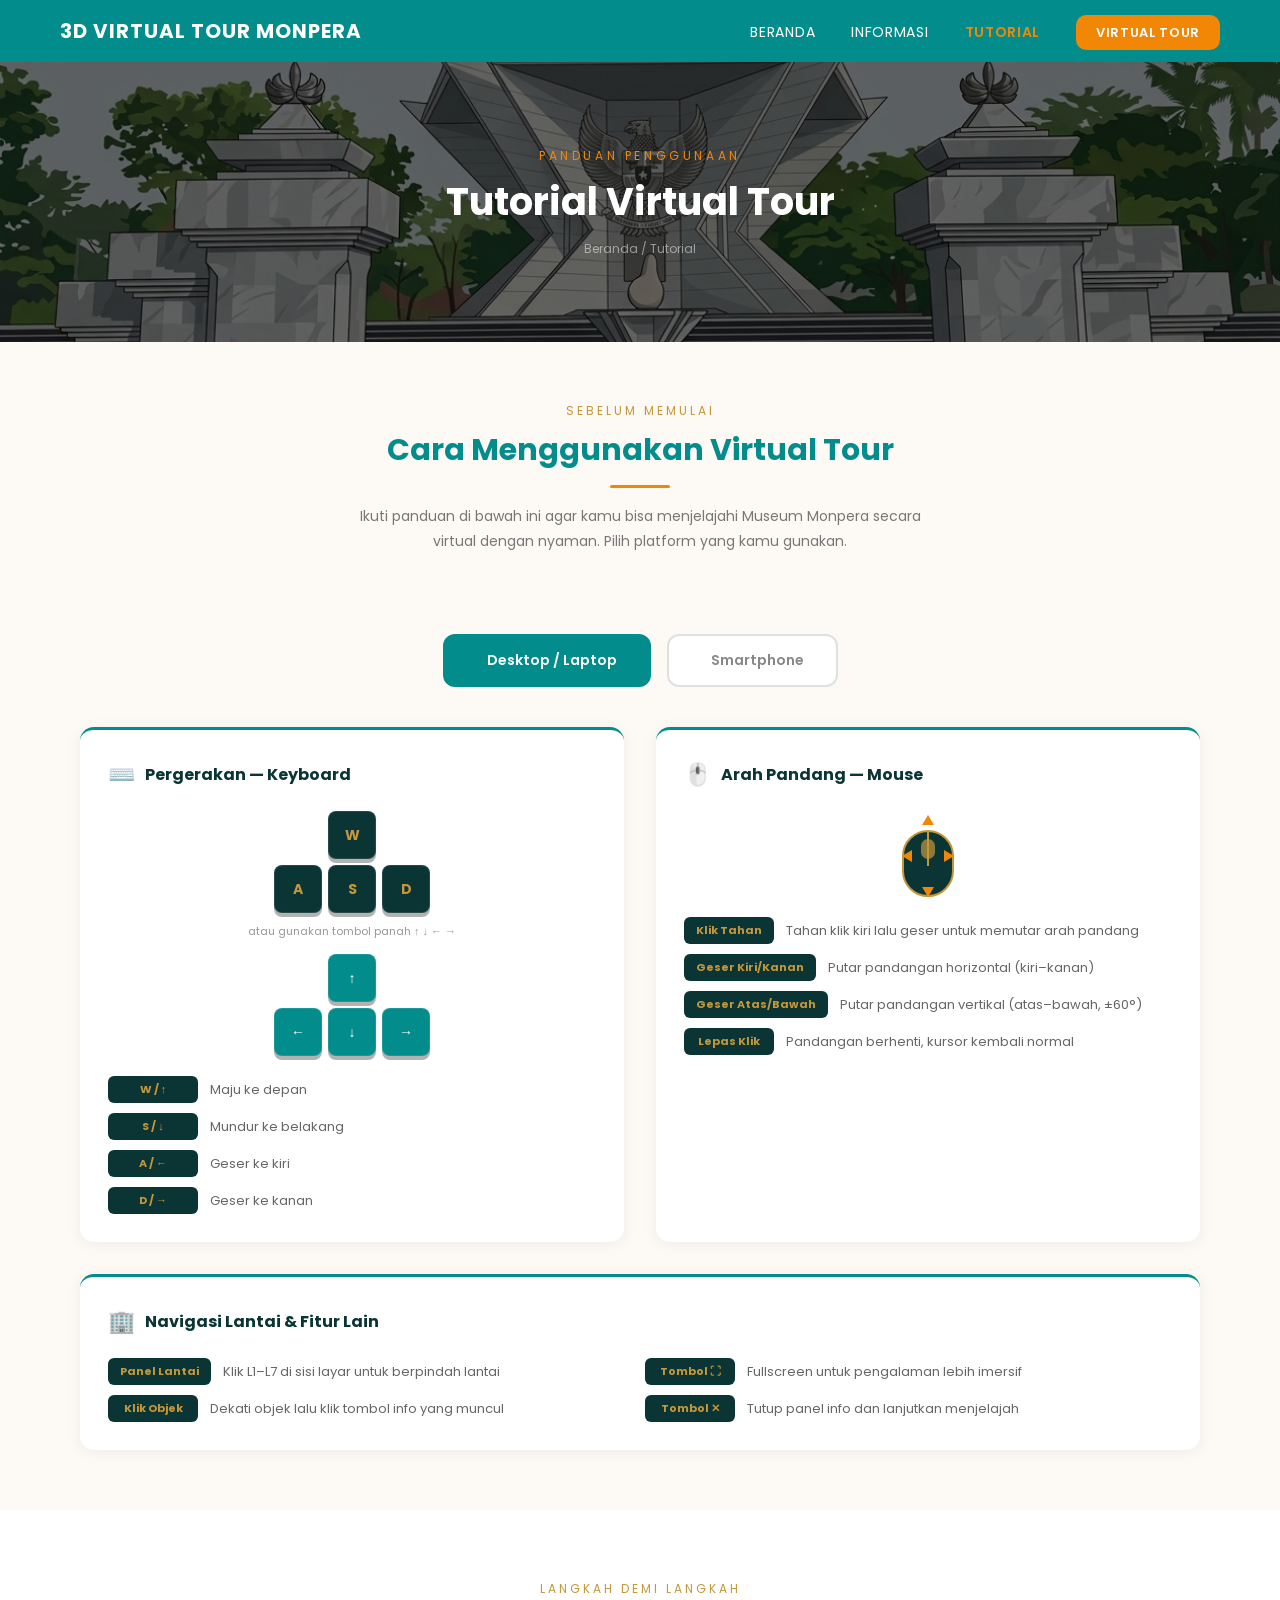
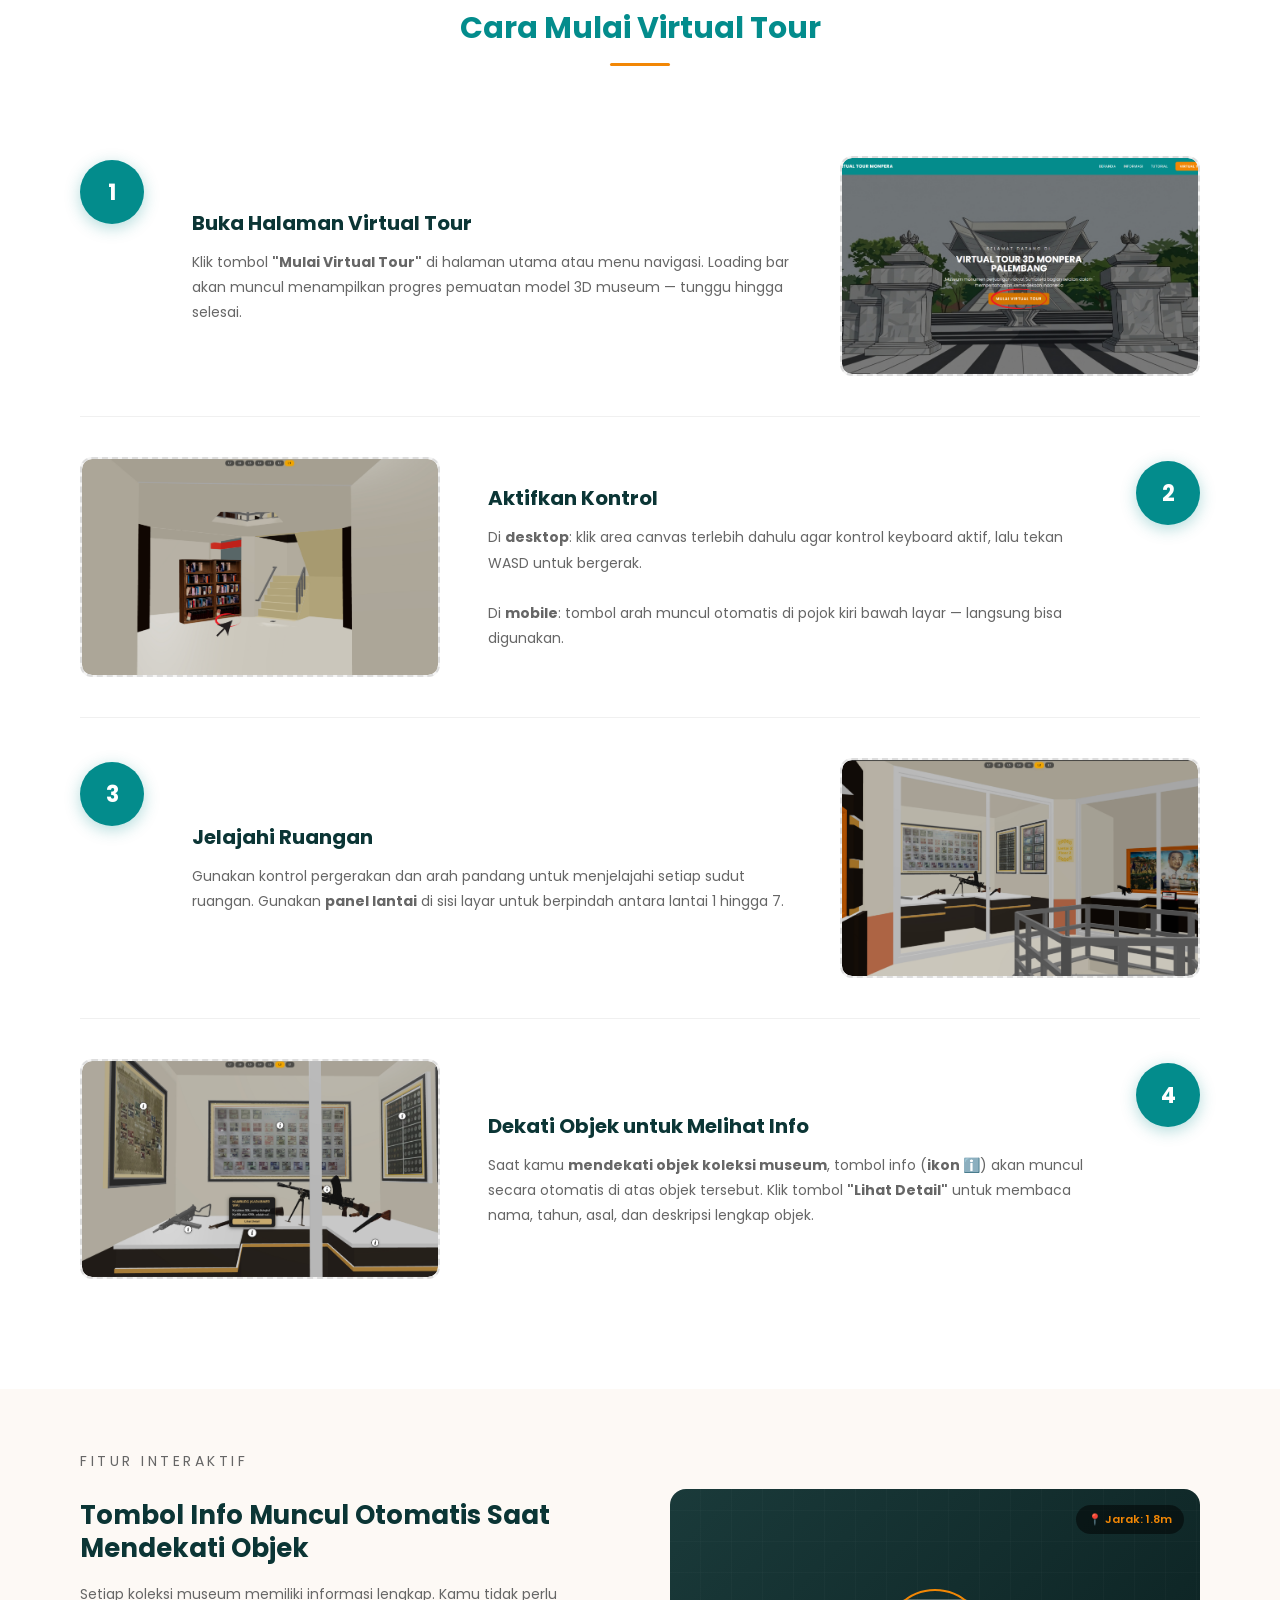
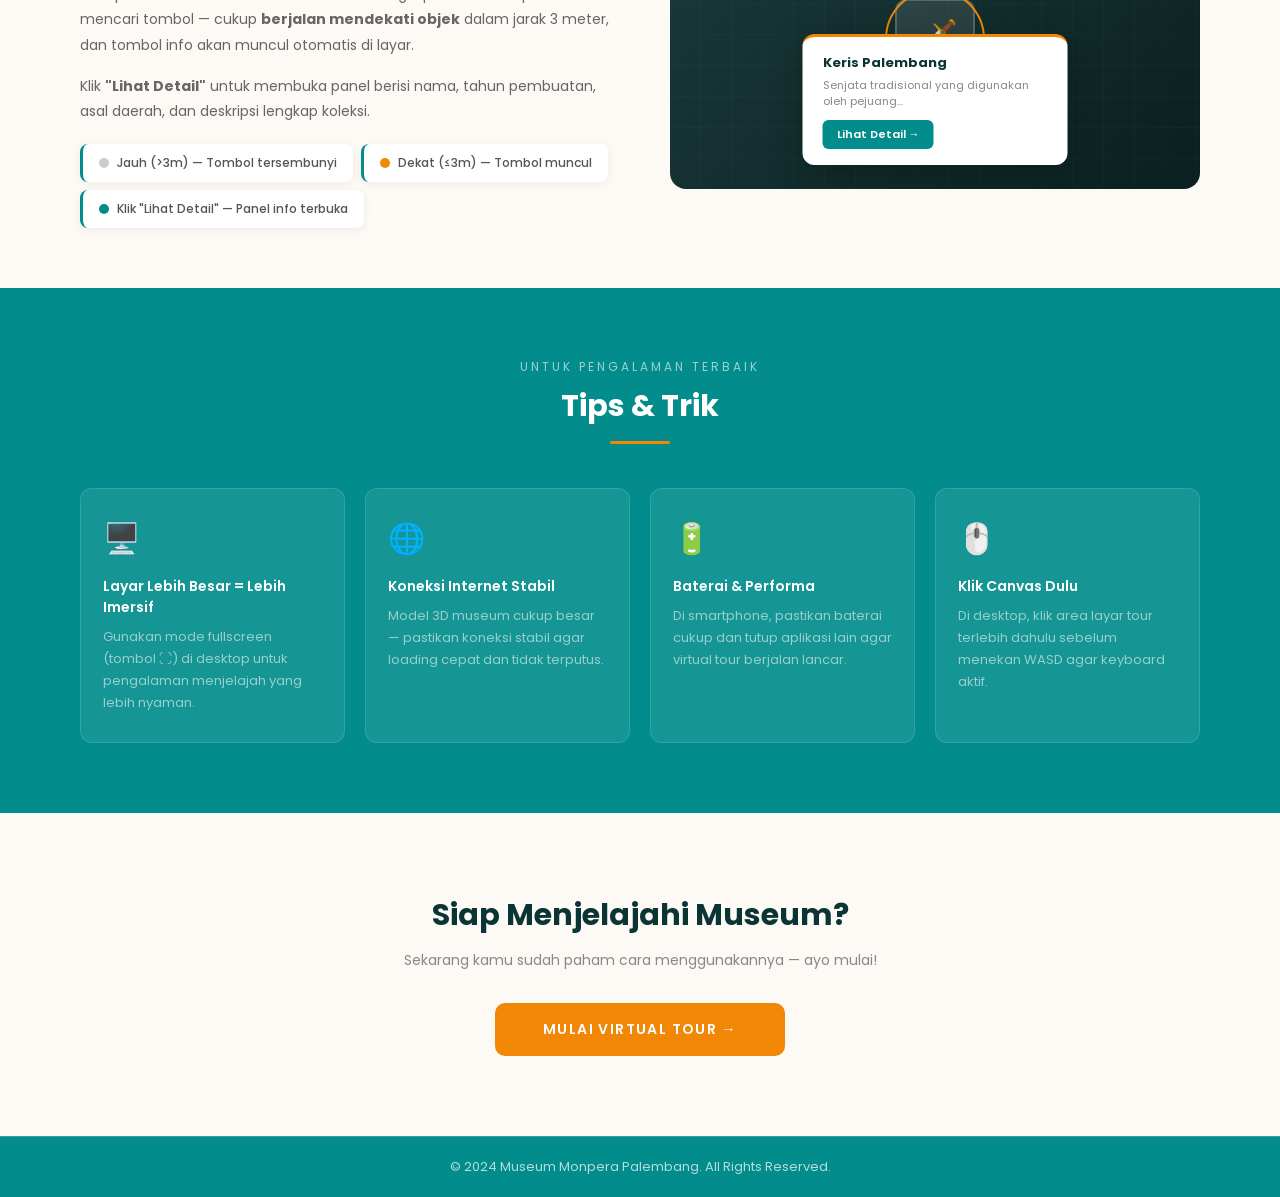
<file: Tutorial.html>
<!DOCTYPE html>
<html lang="id">
<head>
  <meta charset="UTF-8">
  <meta name="viewport" content="width=device-width, initial-scale=1.0">
  <title>Tutorial - Virtual Tour Monpera</title>
  <link rel="preconnect" href="https://fonts.googleapis.com">
  <link rel="preconnect" href="https://fonts.gstatic.com" crossorigin>
  <link href="https://fonts.googleapis.com/css2?family=Poppins:wght@300;400;500;600;700&display=swap" rel="stylesheet">
  <style>
    *, *::before, *::after { margin: 0; padding: 0; box-sizing: border-box; }
    body { font-family: 'Poppins', sans-serif; background: #fff; color: #2c2c2c; }
    a { text-decoration: none; }

    .navbar {
      display: flex; justify-content: space-between; align-items: center;
      padding: 16px 60px; background: #038C8C;
      position: sticky; top: 0; z-index: 100;
    }
    .nav-logo { font-size: 20px; font-weight: 700; color: #fff; letter-spacing: 0.05em; }
    .nav-menu { list-style: none; display: flex; gap: 36px; align-items: center; }
    .nav-menu a { color: #fff; font-size: 14px; letter-spacing: 0.05em; transition: color 0.2s; }
    .nav-menu a:hover { color: #d0f0f0; }
    .nav-menu a.aktif { color: #F28705; font-weight: 600; }
    .nav-menu .btn-virtual {
      background: #F28705; color: #fff; padding: 8px 20px;
      border-radius: 10px; font-weight: 600; font-size: 13px; transition: all 0.2s;
    }
    .nav-menu .btn-virtual:hover { background: #fff; color: #0b3535; }
    .nav-toggle { display: none; flex-direction: column; gap: 5px; cursor: pointer; padding: 4px; }
    .nav-toggle span { display: block; width: 24px; height: 2px; background: #fff; border-radius: 2px; }

    .hero {
      position: relative; height: 280px;
      display: flex; align-items: center; justify-content: center; text-align: center;
      background-image: url('Foto/background web.png');
      background-size: cover; background-position: center;
    }
    .hero::before { content: ''; position: absolute; inset: 0; background: rgba(0,0,0,0.55); }
    .hero-isi { position: relative; z-index: 1; color: #fff; }
    .hero-isi p { font-size: 12px; letter-spacing: 0.3em; color: #F28705; margin-bottom: 8px; text-transform: uppercase; }
    .hero-isi h1 { font-size: 38px; font-weight: 700; }
    .breadcrumb { font-size: 12px; color: rgba(255,255,255,0.5); margin-top: 10px; }
    .breadcrumb a { color: rgba(255,255,255,0.5); transition: color 0.2s; }
    .breadcrumb a:hover { color: #F28705; }

    .intro { text-align: center; padding: 60px 80px 40px; background: #fdf9f5; }
    .section-sub { font-size: 12px; letter-spacing: 0.25em; text-transform: uppercase; color: #c4973a; margin-bottom: 8px; }
    .section-judul { font-size: 30px; font-weight: 700; color: #038C8C; margin-bottom: 12px; }
    .section-garis { width: 60px; height: 3px; background: #F28705; margin: 0 auto; border-radius: 2px; }
    .intro-desc { font-size: 14px; color: #777; line-height: 1.8; max-width: 580px; margin: 16px auto 0; }

    .platform-tabs {
      display: flex; justify-content: center; gap: 16px;
      padding: 40px 80px 0; background: #fdf9f5;
    }
    .platform-btn {
      display: flex; align-items: center; gap: 10px;
      padding: 14px 32px; border-radius: 12px; cursor: pointer;
      border: 2px solid #e0e0e0; background: #fff;
      font-family: 'Poppins', sans-serif; font-size: 14px; font-weight: 600;
      color: #888; transition: all 0.2s;
    }
    .platform-btn .p-ikon { font-size: 22px; }
    .platform-btn:hover { border-color: #038C8C; color: #038C8C; }
    .platform-btn.aktif { border-color: #038C8C; background: #038C8C; color: #fff; }

    .kontrol-section { padding: 40px 80px 60px; background: #fdf9f5; }
    .platform-konten { display: none; }
    .platform-konten.aktif { display: block; }

    .desktop-grid { display: grid; grid-template-columns: 1fr 1fr; gap: 32px; margin-bottom: 32px; }
    .kontrol-card {
      background: #fff; border-radius: 14px; padding: 28px;
      box-shadow: 0 2px 16px rgba(0,0,0,0.06); border-top: 3px solid #038C8C;
    }
    .kontrol-card h3 {
      font-size: 16px; font-weight: 700; color: #0b3535;
      margin-bottom: 20px; display: flex; align-items: center; gap: 10px;
    }
    .kontrol-card h3 .card-ikon { font-size: 22px; }

    .keyboard-visual { display: flex; flex-direction: column; align-items: center; gap: 6px; margin-bottom: 20px; }
    .key-row { display: flex; gap: 6px; }
    .key {
      width: 48px; height: 48px; background: #0b3535; color: #c4973a;
      border-radius: 8px; display: flex; align-items: center; justify-content: center;
      font-size: 14px; font-weight: 700;
      box-shadow: 0 4px 0 rgba(0,0,0,0.3); border: 1px solid rgba(255,255,255,0.1);
    }
    .key.arrow { background: #038C8C; color: #fff; }
    .key-label { font-size: 11px; color: #999; margin-top: 4px; text-align: center; }

    .mouse-visual { display: flex; justify-content: center; margin-bottom: 16px; }
    .mouse-svg { width: 60px; }

    .kontrol-list { display: flex; flex-direction: column; gap: 10px; }
    .kontrol-item { display: flex; gap: 12px; align-items: center; }
    .kontrol-key {
      background: #0b3535; color: #c4973a; font-size: 11px; font-weight: 700;
      padding: 5px 12px; border-radius: 6px; white-space: nowrap;
      min-width: 90px; text-align: center; flex-shrink: 0;
    }
    .kontrol-desc { font-size: 13px; color: #666; line-height: 1.5; }

    .mobile-layout { display: flex; gap: 32px; align-items: flex-start; flex-wrap: wrap; }
    .joystick-demo { flex-shrink: 0; display: flex; flex-direction: column; align-items: center; gap: 8px; }
    .joystick-label { font-size: 12px; color: #888; letter-spacing: 0.1em; text-transform: uppercase; }
    .dpad {
      display: grid; grid-template-columns: 48px 48px 48px;
      grid-template-rows: 48px 48px 48px; gap: 4px;
    }
    .dpad-btn {
      background: #038C8C; color: #fff; border-radius: 10px;
      display: flex; align-items: center; justify-content: center;
      font-size: 20px; font-weight: 700; box-shadow: 0 4px 0 rgba(0,0,0,0.2);
    }
    .dpad-btn.center { background: #e0e0e0; }
    .dpad-btn.empty { background: transparent; box-shadow: none; }
    .swipe-demo {
      flex: 1; background: #fff; border-radius: 14px; padding: 20px;
      box-shadow: 0 2px 12px rgba(0,0,0,0.06); min-width: 200px;
    }
    .swipe-demo h4 { font-size: 14px; font-weight: 600; color: #0b3535; margin-bottom: 14px; }
    .swipe-item { display: flex; gap: 10px; align-items: center; margin-bottom: 10px; }
    .swipe-ikon { font-size: 20px; flex-shrink: 0; }
    .swipe-desc { font-size: 13px; color: #666; line-height: 1.4; }

    /* ── LANGKAH — FIXED ── */
    .langkah-section { padding: 70px 80px; background: #fff; }
    .langkah-section .section-header { text-align: center; margin-bottom: 50px; }

    .langkah-item {
      display: flex;
      flex-direction: row;
      gap: 48px;
      align-items: center;
      padding: 40px 0;
      border-bottom: 1px solid #f0f0f0;
    }
    .langkah-item:last-child { border-bottom: none; }
    .langkah-item.balik { flex-direction: row-reverse; }

    .langkah-num {
      flex-shrink: 0;
      width: 64px; height: 64px; border-radius: 50%;
      background: #038C8C; color: #fff; font-size: 22px; font-weight: 700;
      display: flex; align-items: center; justify-content: center;
      box-shadow: 0 4px 16px rgba(3,140,140,0.3);
      align-self: flex-start;
      margin-top: 4px;
    }
    .langkah-body {
      flex: 1;
      display: flex; flex-direction: column; gap: 12px;
      min-width: 0;
    }
    .langkah-body h3 { font-size: 20px; font-weight: 700; color: #0b3535; }
    .langkah-body p { font-size: 14px; color: #666; line-height: 1.8; }

    .langkah-visual {
      flex-shrink: 0;
      width: 360px;
      height: 220px;
      border-radius: 12px;
      overflow: hidden;
      border: 2px dashed #ddd;
      background: #f5f5f5;
      display: flex;
      align-items: center;
      justify-content: center;
    }
    .langkah-visual img {
      width: 100%;
      height: 100%;
      object-fit: cover;
      display: block;
      border-radius: 10px;
    }
    .placeholder-box { text-align: center; color: #bbb; }
    .placeholder-box .pl-ikon { font-size: 48px; margin-bottom: 8px; }
    .placeholder-box p { font-size: 12px; letter-spacing: 0.1em; text-transform: uppercase; }

    /* INFO OBJEK DEMO */
    .objek-demo-section { padding: 60px 80px; background: #fdf9f5; }
    .objek-demo-inner { display: flex; gap: 60px; align-items: center; }
    .objek-demo-teks { flex: 1; display: flex; flex-direction: column; gap: 16px; }
    .objek-demo-teks h2 { font-size: 26px; font-weight: 700; color: #0b3535; line-height: 1.3; }
    .objek-demo-teks p { font-size: 14px; color: #666; line-height: 1.8; }
    .jarak-indicator { display: flex; gap: 8px; align-items: center; flex-wrap: wrap; margin-top: 4px; }
    .jarak-item {
      display: flex; align-items: center; gap: 8px;
      background: #fff; border-radius: 8px; padding: 10px 16px;
      box-shadow: 0 2px 10px rgba(0,0,0,0.06); border-left: 3px solid #038C8C;
    }
    .jarak-dot { width: 10px; height: 10px; border-radius: 50%; }
    .jarak-dot.jauh { background: #ccc; }
    .jarak-dot.dekat { background: #F28705; }
    .jarak-dot.sangat-dekat { background: #038C8C; }
    .jarak-item span { font-size: 12px; color: #555; font-weight: 500; }

    .objek-demo-visual { flex: 1; }
    .demo-scene {
      background: linear-gradient(135deg, #1a3a3a 0%, #0b2020 100%);
      border-radius: 16px; padding: 32px; min-height: 300px;
      display: flex; align-items: center; justify-content: center;
      position: relative; overflow: hidden;
    }
    .demo-scene::before {
      content: ''; position: absolute; inset: 0;
      background: repeating-linear-gradient(0deg, transparent, transparent 30px, rgba(255,255,255,0.02) 30px, rgba(255,255,255,0.02) 31px),
                  repeating-linear-gradient(90deg, transparent, transparent 30px, rgba(255,255,255,0.02) 30px, rgba(255,255,255,0.02) 31px);
    }
    .demo-objek {
      width: 80px; height: 80px; border-radius: 12px;
      background: rgba(255,255,255,0.1); border: 2px solid rgba(255,255,255,0.2);
      display: flex; align-items: center; justify-content: center; font-size: 36px;
      position: relative; z-index: 1;
    }
    .demo-pulse {
      position: absolute; inset: -12px; border-radius: 50%;
      border: 2px solid #F28705; animation: pulse 1.8s infinite;
    }
    @keyframes pulse {
      0% { opacity: 0.8; transform: scale(0.9); }
      50% { opacity: 0.3; transform: scale(1.15); }
      100% { opacity: 0.8; transform: scale(0.9); }
    }
    .demo-popup {
      position: absolute; bottom: 24px; left: 50%; transform: translateX(-50%);
      background: #fff; border-radius: 12px; padding: 16px 20px;
      box-shadow: 0 8px 32px rgba(0,0,0,0.25); min-width: 220px; z-index: 2;
      border-top: 3px solid #F28705;
    }
    .demo-popup .popup-nama { font-size: 13px; font-weight: 700; color: #0b3535; margin-bottom: 4px; }
    .demo-popup .popup-desc { font-size: 11px; color: #888; margin-bottom: 10px; line-height: 1.5; }
    .demo-popup .popup-btn {
      background: #038C8C; color: #fff; font-size: 11px; font-weight: 600;
      padding: 6px 14px; border-radius: 6px; display: inline-block;
    }
    .demo-distance {
      position: absolute; top: 16px; right: 16px; z-index: 2;
      background: rgba(0,0,0,0.5); color: #F28705; font-size: 11px;
      font-weight: 600; padding: 6px 12px; border-radius: 20px;
    }

    .tips-section { padding: 70px 80px; background: #038C8C; }
    .tips-header { text-align: center; margin-bottom: 44px; }
    .tips-header .section-sub { color: rgba(255,255,255,0.6); }
    .tips-header .section-judul { color: #fff; }
    .tips-garis { width: 60px; height: 3px; background: #F28705; margin: 12px auto 0; border-radius: 2px; }
    .tips-grid { display: grid; grid-template-columns: repeat(4, 1fr); gap: 20px; }
    .tips-card {
      background: rgba(255,255,255,0.08); border: 1px solid rgba(255,255,255,0.12);
      border-radius: 12px; padding: 28px 22px; transition: background 0.2s;
    }
    .tips-card:hover { background: rgba(242,135,5,0.15); border-color: rgba(242,135,5,0.3); }
    .tips-card .tips-ikon { font-size: 30px; margin-bottom: 14px; }
    .tips-card h4 { font-size: 14px; font-weight: 600; color: #fff; margin-bottom: 8px; }
    .tips-card p { font-size: 13px; color: rgba(255,255,255,0.55); line-height: 1.7; }

    .cta { padding: 80px; text-align: center; background: #fdf9f5; }
    .cta h2 { font-size: 30px; font-weight: 700; color: #0b3535; margin-bottom: 12px; }
    .cta p { font-size: 14px; color: #888; margin-bottom: 32px; }
    .btn-mulai {
      display: inline-block; background: #F28705; color: #fff;
      padding: 16px 48px; font-size: 14px; font-weight: 600;
      letter-spacing: 0.1em; text-transform: uppercase;
      border-radius: 10px; transition: all 0.2s;
    }
    .btn-mulai:hover { background: #038C8C; }

    .footer {
      background: #038C8C; color: rgba(255,255,255,0.7);
      text-align: center; padding: 20px 40px; font-size: 13px;
      border-top: 1px solid rgba(255,255,255,0.2);
    }

    @media (max-width: 768px) {
      .navbar { padding: 14px 20px; position: relative; flex-wrap: wrap; }
      .nav-logo { font-size: 14px; flex: 1; }
      .nav-toggle { display: flex; }
      .nav-menu {
        display: none; flex-direction: column; gap: 0;
        position: absolute; top: 52px; right: 16px; width: 160px;
        background: #027474; border-radius: 8px; overflow: hidden;
        box-shadow: 0 4px 16px rgba(0,0,0,0.2); z-index: 200;
      }
      .nav-menu.open { display: flex; }
      .nav-menu li { width: 100%; }
      .nav-menu a { display: block; padding: 10px 16px; border-bottom: 1px solid rgba(255,255,255,0.1); font-size: 12px; }
      .nav-menu .btn-virtual { background: #F28705; border-radius: 0; padding: 10px 16px; border-bottom: none; }

      .hero { height: 200px; }
      .hero-isi h1 { font-size: 24px; }
      .intro { padding: 40px 20px 28px; }
      .section-judul { font-size: 22px; }
      .platform-tabs { padding: 24px 20px 0; gap: 10px; flex-wrap: wrap; }
      .platform-btn { padding: 10px 20px; font-size: 13px; }
      .kontrol-section { padding: 24px 20px 40px; }
      .desktop-grid { grid-template-columns: 1fr; gap: 16px; }
      .mobile-layout { flex-direction: column; gap: 20px; }

      .langkah-section { padding: 40px 20px; }
      .langkah-item,
      .langkah-item.balik { flex-direction: column !important; gap: 20px; padding: 28px 0; }
      .langkah-visual { width: 100%; height: 200px; flex-shrink: unset; }

      .objek-demo-section { padding: 40px 20px; }
      .objek-demo-inner { flex-direction: column; gap: 28px; }
      .jarak-indicator { flex-direction: column; align-items: flex-start; }
      .tips-section { padding: 40px 20px; }
      .tips-grid { grid-template-columns: 1fr 1fr; gap: 14px; }
      .cta { padding: 50px 20px; }
      .cta h2 { font-size: 22px; }
      .btn-mulai { padding: 14px 32px; font-size: 13px; }
    }

    @media (max-width: 480px) {
      .tips-grid { grid-template-columns: 1fr; }
    }
  </style>
</head>
<body>

  <nav class="navbar">
    <div class="nav-logo">3D VIRTUAL TOUR MONPERA</div>
    <div class="nav-toggle" onclick="toggleMenu()">
      <span></span><span></span><span></span>
    </div>
    <ul class="nav-menu" id="nav-menu">
      <li><a href="HomePage.html">BERANDA</a></li>
      <li><a href="sejarah.html">INFORMASI</a></li>
      <li><a href="Tutorial.html" class="aktif">TUTORIAL</a></li>
      <li><a href="Index.html" class="btn-virtual">VIRTUAL TOUR</a></li>
    </ul>
  </nav>

  <div class="hero">
    <div class="hero-isi">
      <p>Panduan Penggunaan</p>
      <h1>Tutorial Virtual Tour</h1>
      <div class="breadcrumb">
        <a href="HomePage.html">Beranda</a> / Tutorial
      </div>
    </div>
  </div>

  <div class="intro">
    <p class="section-sub">Sebelum Memulai</p>
    <h2 class="section-judul">Cara Menggunakan Virtual Tour</h2>
    <div class="section-garis"></div>
    <p class="intro-desc">Ikuti panduan di bawah ini agar kamu bisa menjelajahi Museum Monpera secara virtual dengan nyaman. Pilih platform yang kamu gunakan.</p>
  </div>

  <div class="platform-tabs">
    <button class="platform-btn aktif" onclick="gantiPlatform('desktop', this)">
      <span class="p-ikon"></span> Desktop / Laptop
    </button>
    <button class="platform-btn" onclick="gantiPlatform('mobile', this)">
      <span class="p-ikon"></span> Smartphone
    </button>
  </div>

  <div class="kontrol-section">

    <!-- DESKTOP -->
    <div id="platform-desktop" class="platform-konten aktif">
      <div class="desktop-grid">
        <div class="kontrol-card">
          <h3><span class="card-ikon">⌨️</span> Pergerakan — Keyboard</h3>
          <div class="keyboard-visual">
            <div class="key-row"><div class="key">W</div></div>
            <div class="key-row">
              <div class="key">A</div>
              <div class="key">S</div>
              <div class="key">D</div>
            </div>
            <div class="key-label">atau gunakan tombol panah ↑ ↓ ← →</div>
            <div style="margin-top:8px; display:flex; gap:6px;">
              <div class="key arrow">↑</div>
            </div>
            <div style="display:flex; gap:6px;">
              <div class="key arrow">←</div>
              <div class="key arrow">↓</div>
              <div class="key arrow">→</div>
            </div>
          </div>
          <div class="kontrol-list">
            <div class="kontrol-item"><span class="kontrol-key">W / ↑</span><span class="kontrol-desc">Maju ke depan</span></div>
            <div class="kontrol-item"><span class="kontrol-key">S / ↓</span><span class="kontrol-desc">Mundur ke belakang</span></div>
            <div class="kontrol-item"><span class="kontrol-key">A / ←</span><span class="kontrol-desc">Geser ke kiri</span></div>
            <div class="kontrol-item"><span class="kontrol-key">D / →</span><span class="kontrol-desc">Geser ke kanan</span></div>
          </div>
        </div>

        <div class="kontrol-card">
          <h3><span class="card-ikon">🖱️</span> Arah Pandang — Mouse</h3>
          <div class="mouse-visual">
            <svg class="mouse-svg" viewBox="0 0 60 90" fill="none" xmlns="http://www.w3.org/2000/svg">
              <rect x="5" y="20" width="50" height="65" rx="25" fill="#0b3535" stroke="#c4973a" stroke-width="2"/>
              <line x1="30" y1="20" x2="30" y2="55" stroke="#c4973a" stroke-width="2"/>
              <rect x="23" y="28" width="14" height="20" rx="7" fill="#c4973a" opacity="0.7"/>
              <polygon points="30,4 24,14 36,14" fill="#F28705"/>
              <polygon points="30,86 24,76 36,76" fill="#F28705"/>
              <polygon points="4,45 14,39 14,51" fill="#F28705"/>
              <polygon points="56,45 46,39 46,51" fill="#F28705"/>
            </svg>
          </div>
          <div class="kontrol-list">
            <div class="kontrol-item"><span class="kontrol-key">Klik Tahan</span><span class="kontrol-desc">Tahan klik kiri lalu geser untuk memutar arah pandang</span></div>
            <div class="kontrol-item"><span class="kontrol-key">Geser Kiri/Kanan</span><span class="kontrol-desc">Putar pandangan horizontal (kiri–kanan)</span></div>
            <div class="kontrol-item"><span class="kontrol-key">Geser Atas/Bawah</span><span class="kontrol-desc">Putar pandangan vertikal (atas–bawah, ±60°)</span></div>
            <div class="kontrol-item"><span class="kontrol-key">Lepas Klik</span><span class="kontrol-desc">Pandangan berhenti, kursor kembali normal</span></div>
          </div>
        </div>
      </div>

      <div class="kontrol-card">
        <h3><span class="card-ikon">🏢</span> Navigasi Lantai & Fitur Lain</h3>
        <div class="kontrol-list" style="display:grid; grid-template-columns: 1fr 1fr; gap:10px;">
          <div class="kontrol-item"><span class="kontrol-key">Panel Lantai</span><span class="kontrol-desc">Klik L1–L7 di sisi layar untuk berpindah lantai</span></div>
          <div class="kontrol-item"><span class="kontrol-key">Tombol ⛶</span><span class="kontrol-desc">Fullscreen untuk pengalaman lebih imersif</span></div>
          <div class="kontrol-item"><span class="kontrol-key">Klik Objek</span><span class="kontrol-desc">Dekati objek lalu klik tombol info yang muncul</span></div>
          <div class="kontrol-item"><span class="kontrol-key">Tombol ✕</span><span class="kontrol-desc">Tutup panel info dan lanjutkan menjelajah</span></div>
        </div>
      </div>
    </div>

    <!-- MOBILE -->
    <div id="platform-mobile" class="platform-konten">
      <div class="mobile-layout">
        <div class="joystick-demo">
          <p class="joystick-label">Tombol Arah</p>
          <div class="dpad">
            <div class="dpad-btn empty"></div>
            <div class="dpad-btn">▲</div>
            <div class="dpad-btn empty"></div>
            <div class="dpad-btn">◀</div>
            <div class="dpad-btn center"></div>
            <div class="dpad-btn">▶</div>
            <div class="dpad-btn empty"></div>
            <div class="dpad-btn">▼</div>
            <div class="dpad-btn empty"></div>
          </div>
          <p class="joystick-label" style="margin-top:6px;">Pojok kiri bawah layar</p>
        </div>
        <div style="flex:1; display:flex; flex-direction:column; gap:16px;">
          <div class="kontrol-card">
            <h3><span class="card-ikon">👆</span> Pergerakan — Tombol Arah</h3>
            <div class="kontrol-list">
              <div class="kontrol-item"><span class="kontrol-key">▲ Maju</span><span class="kontrol-desc">Bergerak maju ke arah yang sedang dilihat</span></div>
              <div class="kontrol-item"><span class="kontrol-key">▼ Mundur</span><span class="kontrol-desc">Bergerak mundur menjauhi arah pandang</span></div>
              <div class="kontrol-item"><span class="kontrol-key">◀ Kiri</span><span class="kontrol-desc">Geser ke kiri secara menyamping</span></div>
              <div class="kontrol-item"><span class="kontrol-key">▶ Kanan</span><span class="kontrol-desc">Geser ke kanan secara menyamping</span></div>
            </div>
          </div>
          <div class="swipe-demo">
            <h4>👁 Putar Arah Pandang — Swipe</h4>
            <div class="swipe-item"><span class="swipe-ikon">👆</span><span class="swipe-desc"><strong>Sentuh dan geser</strong> area layar utama untuk memutar arah pandang</span></div>
            <div class="swipe-item"><span class="swipe-ikon">↔️</span><span class="swipe-desc">Geser kiri–kanan untuk putar horizontal</span></div>
            <div class="swipe-item"><span class="swipe-ikon">↕️</span><span class="swipe-desc">Geser atas–bawah untuk lihat atas atau bawah</span></div>
            <div class="swipe-item"><span class="swipe-ikon">🏢</span><span class="swipe-desc">Tombol lantai dan info objek tampil otomatis</span></div>
          </div>
        </div>
      </div>
    </div>

  </div>

  <!-- LANGKAH-LANGKAH -->
  <div class="langkah-section">
    <div class="section-header">
      <p class="section-sub">Langkah demi Langkah</p>
      <h2 class="section-judul">Cara Mulai Virtual Tour</h2>
      <div class="section-garis"></div>
    </div>

    <!-- Langkah 1 -->
    <div class="langkah-item">
      <div class="langkah-num">1</div>
      <div class="langkah-body">
        <h3>Buka Halaman Virtual Tour</h3>
        <p>Klik tombol <strong>"Mulai Virtual Tour"</strong> di halaman utama atau menu navigasi. Loading bar akan muncul menampilkan progres pemuatan model 3D museum — tunggu hingga selesai.</p>
      </div>
      <div class="langkah-visual">
        <img src="Foto/Mulai Virtual Tour.jpg" alt="Langkah 1">
      </div>
    </div>

    <!-- Langkah 2 -->
    <div class="langkah-item balik">
      <div class="langkah-num">2</div>
      <div class="langkah-body">
        <h3>Aktifkan Kontrol</h3>
        <p>Di <strong>desktop</strong>: klik area canvas terlebih dahulu agar kontrol keyboard aktif, lalu tekan WASD untuk bergerak.<br><br>Di <strong>mobile</strong>: tombol arah muncul otomatis di pojok kiri bawah layar — langsung bisa digunakan.</p>
      </div>
      <div class="langkah-visual">
        <img src="Foto/Klik Apa saja.jpg" alt="Langkah 1">
      </div>
    </div>

    <!-- Langkah 3 -->
    <div class="langkah-item">
      <div class="langkah-num">3</div>
      <div class="langkah-body">
        <h3>Jelajahi Ruangan</h3>
        <p>Gunakan kontrol pergerakan dan arah pandang untuk menjelajahi setiap sudut ruangan. Gunakan <strong>panel lantai</strong> di sisi layar untuk berpindah antara lantai 1 hingga 7.</p>
      </div>
      <div class="langkah-visual">
        <img src="Foto/jelajahi ruangan.jpg" alt="Langkah 1">
      </div>
    </div>

    <!-- Langkah 4 -->
    <div class="langkah-item balik">
      <div class="langkah-num">4</div>
      <div class="langkah-body">
        <h3>Dekati Objek untuk Melihat Info</h3>
        <p>Saat kamu <strong>mendekati objek koleksi museum</strong>, tombol info (<strong>ikon ℹ️</strong>) akan muncul secara otomatis di atas objek tersebut. Klik tombol <strong>"Lihat Detail"</strong> untuk membaca nama, tahun, asal, dan deskripsi lengkap objek.</p>
      </div>
      <div class="langkah-visual">
        <img src="Foto/tombol infomasi.jpg" alt="Langkah 1">
      </div>
    </div>

  </div>

  <!-- INFO OBJEK DEMO -->
  <div class="objek-demo-section">
    <div class="objek-demo-inner">
      <div class="objek-demo-teks">
        <p class="section-sub">Fitur Interaktif</p>
        <h2>Tombol Info Muncul Otomatis Saat Mendekati Objek</h2>
        <p>Setiap koleksi museum memiliki informasi lengkap. Kamu tidak perlu mencari tombol — cukup <strong>berjalan mendekati objek</strong> dalam jarak 3 meter, dan tombol info akan muncul otomatis di layar.</p>
        <p>Klik <strong>"Lihat Detail"</strong> untuk membuka panel berisi nama, tahun pembuatan, asal daerah, dan deskripsi lengkap koleksi.</p>
        <div class="jarak-indicator">
          <div class="jarak-item"><div class="jarak-dot jauh"></div><span>Jauh (&gt;3m) — Tombol tersembunyi</span></div>
          <div class="jarak-item"><div class="jarak-dot dekat"></div><span>Dekat (≤3m) — Tombol muncul</span></div>
          <div class="jarak-item"><div class="jarak-dot sangat-dekat"></div><span>Klik "Lihat Detail" — Panel info terbuka</span></div>
        </div>
      </div>
      <div class="objek-demo-visual">
        <div class="demo-scene">
          <div class="demo-distance">📍 Jarak: 1.8m</div>
          <div class="demo-objek">
            🗡️
            <div class="demo-pulse"></div>
          </div>
          <div class="demo-popup">
            <div class="popup-nama">Keris Palembang</div>
            <div class="popup-desc">Senjata tradisional yang digunakan oleh pejuang...</div>
            <span class="popup-btn">Lihat Detail →</span>
          </div>
        </div>
      </div>
    </div>
  </div>

  <!-- TIPS -->
  <div class="tips-section">
    <div class="tips-header">
      <p class="section-sub">Untuk Pengalaman Terbaik</p>
      <h2 class="section-judul">Tips & Trik</h2>
      <div class="tips-garis"></div>
    </div>
    <div class="tips-grid">
      <div class="tips-card">
        <div class="tips-ikon">🖥️</div>
        <h4>Layar Lebih Besar = Lebih Imersif</h4>
        <p>Gunakan mode fullscreen (tombol ⛶) di desktop untuk pengalaman menjelajah yang lebih nyaman.</p>
      </div>
      <div class="tips-card">
        <div class="tips-ikon">🌐</div>
        <h4>Koneksi Internet Stabil</h4>
        <p>Model 3D museum cukup besar — pastikan koneksi stabil agar loading cepat dan tidak terputus.</p>
      </div>
      <div class="tips-card">
        <div class="tips-ikon">🔋</div>
        <h4>Baterai & Performa</h4>
        <p>Di smartphone, pastikan baterai cukup dan tutup aplikasi lain agar virtual tour berjalan lancar.</p>
      </div>
      <div class="tips-card">
        <div class="tips-ikon">🖱️</div>
        <h4>Klik Canvas Dulu</h4>
        <p>Di desktop, klik area layar tour terlebih dahulu sebelum menekan WASD agar keyboard aktif.</p>
      </div>
    </div>
  </div>

  <!-- CTA -->
  <div class="cta">
    <h2>Siap Menjelajahi Museum?</h2>
    <p>Sekarang kamu sudah paham cara menggunakannya — ayo mulai!</p>
    <a href="Index.html" class="btn-mulai">Mulai Virtual Tour →</a>
  </div>

  <footer class="footer">
    <p>© 2024 Museum Monpera Palembang. All Rights Reserved.</p>
  </footer>

  <script>
    function toggleMenu() {
      document.getElementById('nav-menu').classList.toggle('open');
    }
    document.querySelectorAll('.nav-menu a').forEach(function(link) {
      link.addEventListener('click', function() {
        document.getElementById('nav-menu').classList.remove('open');
      });
    });
    function gantiPlatform(nama, btn) {
      document.querySelectorAll('.platform-konten').forEach(function(el) { el.classList.remove('aktif'); });
      document.querySelectorAll('.platform-btn').forEach(function(b) { b.classList.remove('aktif'); });
      document.getElementById('platform-' + nama).classList.add('aktif');
      btn.classList.add('aktif');
    }
  </script>

</body>
</html>
</file>
